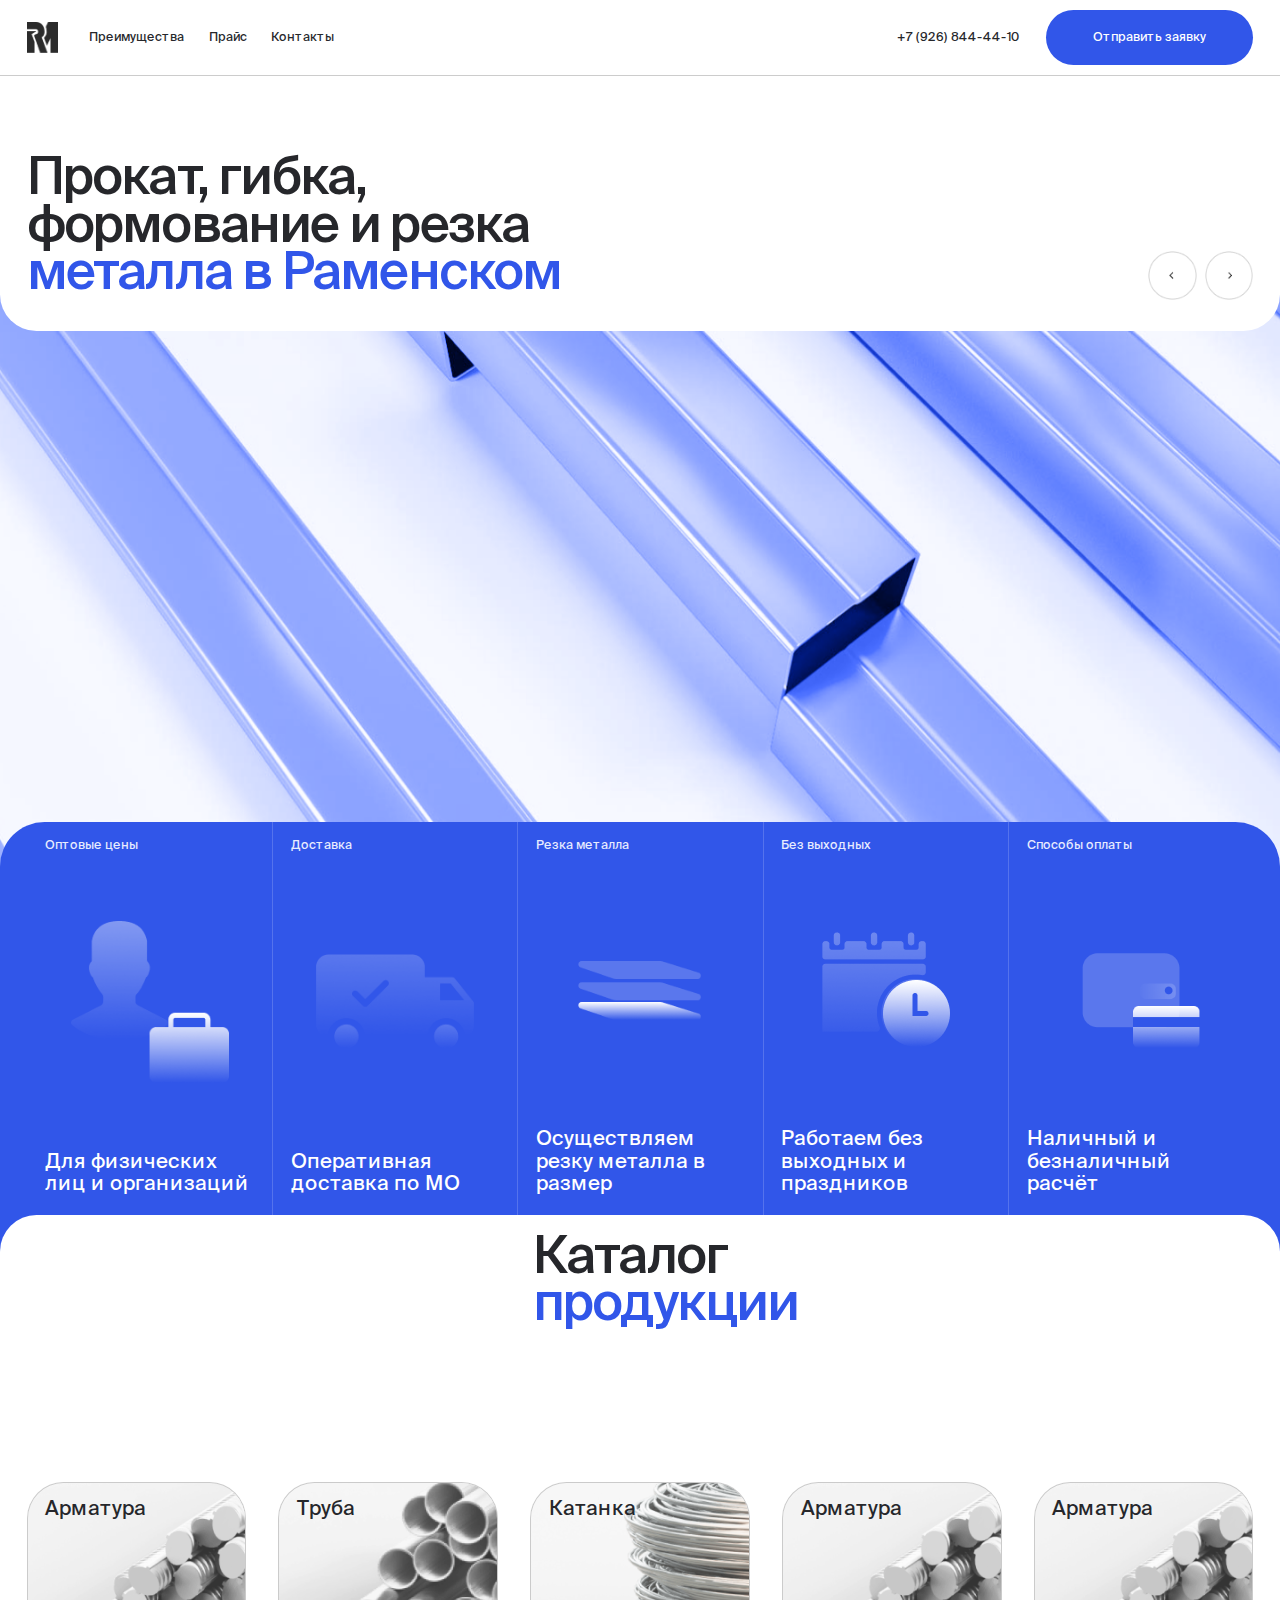
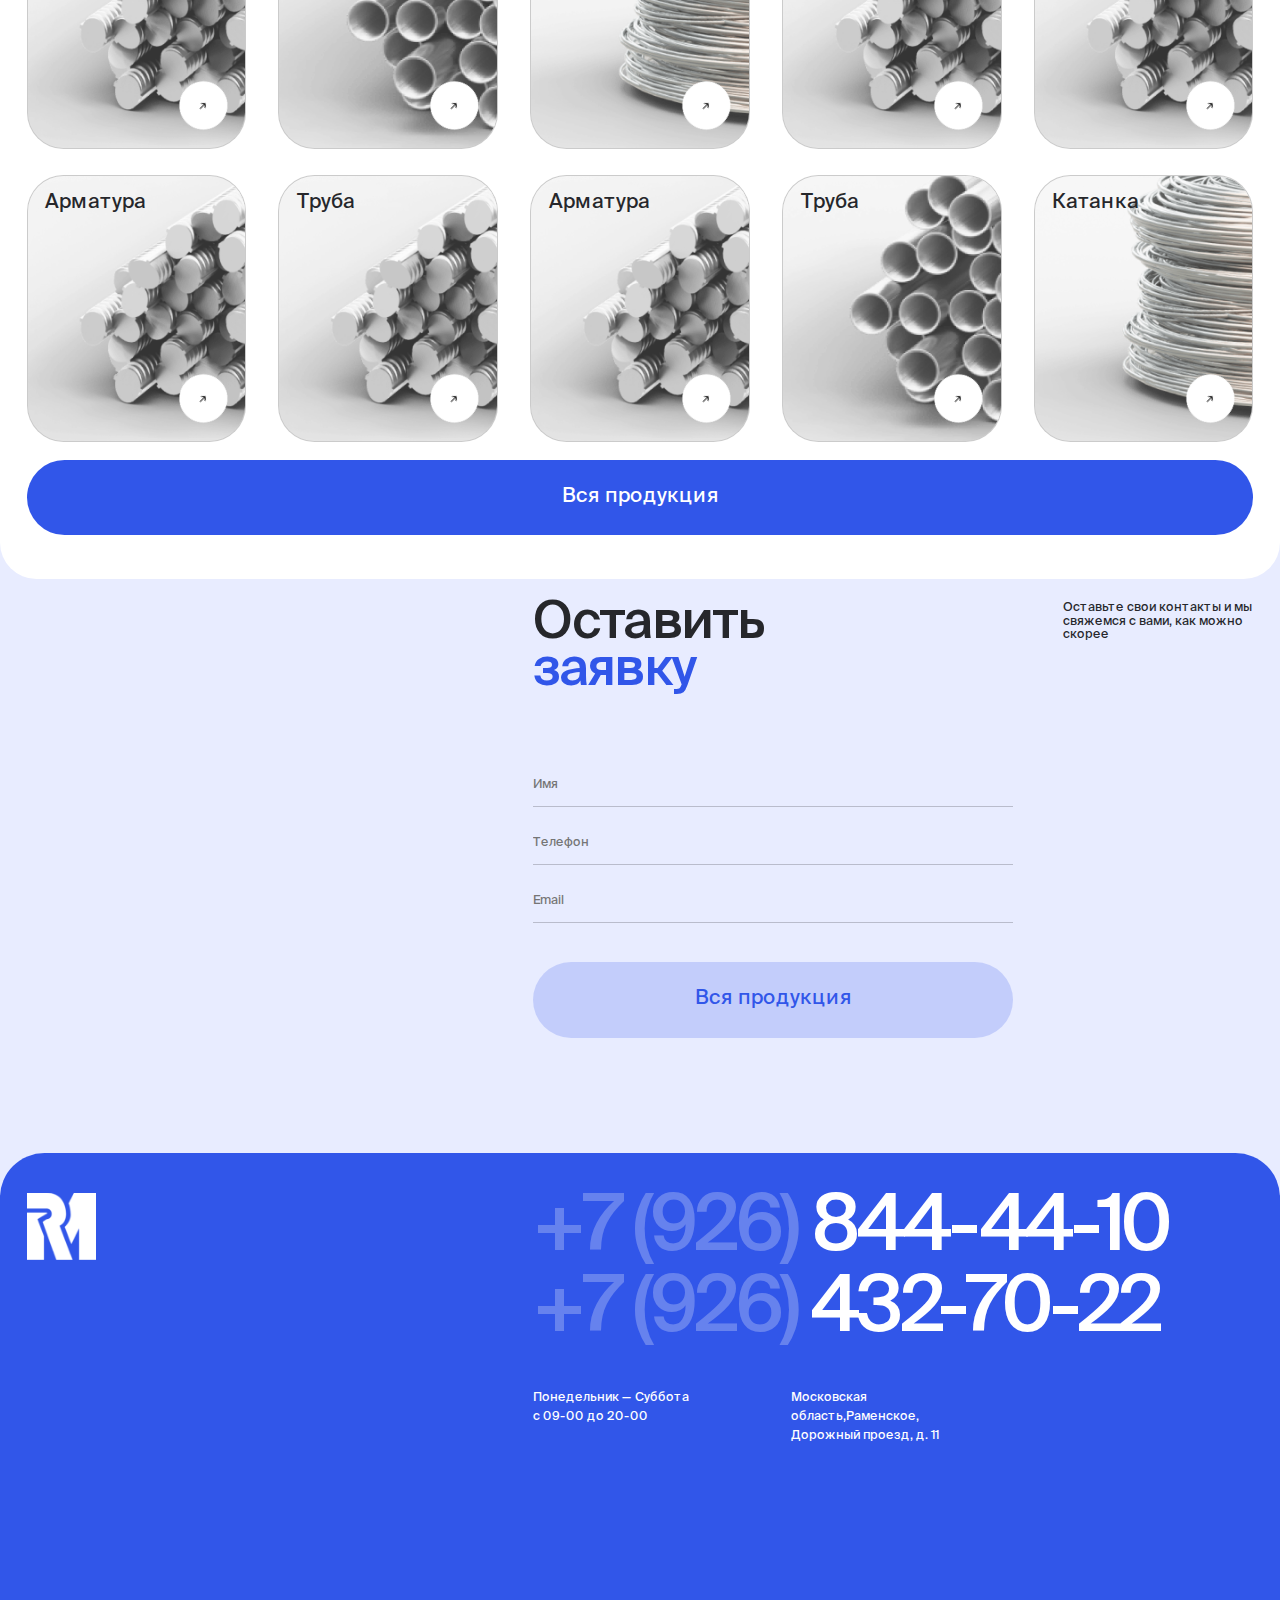
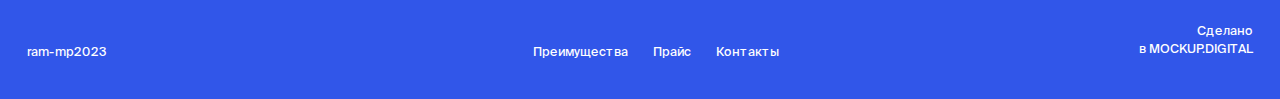
<file: public/index.html>
<!DOCTYPE html>
<html lang="ru">
  <head>
    <meta charset="UTF-8">
    <meta name="viewport" content="width=device-width, initial-scale=1.0">
    <meta name="description" content="">
    <meta name="keywords" content="">
    <link href="css/main.min.css" rel="stylesheet">
    <title>main</title>
  </head>
  <body>
    <div class="wrapper">
      <header class="header">
        <div class="header__container container">
          <div class="header__row"> <a class="header__logo" href=""> <img src="images/logo-black.png" alt="alt"></a>
            <div class="header__menu menu"> 
              <button class="menu__burger"> <span></span><span></span><span></span></button>
              <nav class="menu__body"> 
                <ul class="menu__list"> 
                  <li class="menu__item"><a class="click menu__link" href="#information">Преимущества</a></li>
                  <li class="menu__item menu__item--price"><a class="menu__link">Прайс</a>
                    <div class="header__submenu submenu">
                      <nav class="submenu__body"> 
                        <div class="submenu__row">
                          <ul class="submenu__list"> 
                            <li class="submenu__item js-active"> <a class="submenu__link" href="">Арматура</a>
                              <div class="submenu__item-image"> <img src="images/header/steel.png" alt="alt"></div>
                            </li>
                            <li class="submenu__item"> <a class="submenu__link" href="">Арматура</a>
                              <div class="submenu__item-image"> <img src="images/header/steel.png" alt="alt"></div>
                            </li>
                            <li class="submenu__item"> <a class="submenu__link" href="">Арматура</a>
                              <div class="submenu__item-image"> <img src="images/header/steel.png" alt="alt"></div>
                            </li>
                            <li class="submenu__item"> <a class="submenu__link" href="">Арматура</a>
                              <div class="submenu__item-image"> <img src="images/header/steel.png" alt="alt"></div>
                            </li>
                            <li class="submenu__item"> <a class="submenu__link" href="">Труба</a>
                              <div class="submenu__item-image"> <img src="images/header/steel.png" alt="alt"></div>
                            </li>
                            <li class="submenu__item"> <a class="submenu__link" href="">Труба</a>
                              <div class="submenu__item-image"> <img src="images/header/steel.png" alt="alt"></div>
                            </li>
                            <li class="submenu__item"> <a class="submenu__link" href="">Труба</a>
                              <div class="submenu__item-image"> <img src="images/header/steel.png" alt="alt"></div>
                            </li>
                            <li class="submenu__item"> <a class="submenu__link" href="">Труба</a>
                              <div class="submenu__item-image"> <img src="images/header/steel.png" alt="alt"></div>
                            </li>
                            <li class="submenu__item"> <a class="submenu__link" href="">Катанка</a>
                              <div class="submenu__item-image"> <img src="images/header/steel.png" alt="alt"></div>
                            </li>
                            <li class="submenu__item"> <a class="submenu__link" href="">Катанка</a>
                              <div class="submenu__item-image"> <img src="images/header/steel.png" alt="alt"></div>
                            </li>
                            <li class="submenu__item"> <a class="submenu__link" href="">Катанка</a>
                              <div class="submenu__item-image"> <img src="images/header/steel.png" alt="alt"></div>
                            </li>
                            <li class="submenu__item"> <a class="submenu__link" href="">Катанка</a>
                              <div class="submenu__item-image"> <img src="images/header/steel.png" alt="alt"></div>
                            </li>
                          </ul>
                          <div class="submenu__empty-space"></div>
                        </div>
                      </nav>
                    </div>
                  </li>
                  <li class="menu__item"><a class="click menu__link" href="#footer">Контакты</a></li>
                </ul>
              </nav>
            </div>
            <div class="header__connection"> <a class="header__tel" href="tel:9268444410">+7 (926) 844-44-10</a><a class="click header__btn-send btn" href="#feedback">Отправить заявку</a></div>
          </div>
        </div>
      </header>
      <main class="main">
        <section class="hero">
          <div class="hero__top top-block">
            <div class="container">
              <h1 class="hero__title title">
                 Прокат, гибка, формование и резка <br><span>металла в Раменском</span></h1>
              <div class="hero__swiper-arrows">
                <div class="swiper-arrow swiper-arrow-prev"></div>
                <div class="swiper-arrow swiper-arrow-next"></div>
              </div>
            </div>
          </div>
          <div class="hero__swiper swiper"> 
            <div class="swiper-wrapper"> 
              <div class="hero__slide swiper-slide"> 
                <div class="hero__img"><img src="images/hero/1.png" alt="alt"></div>
              </div>
              <div class="hero__slide swiper-slide"> 
                <div class="hero__img"><img src="images/hero/1.png" alt="alt"></div>
              </div>
              <div class="hero__slide swiper-slide"> 
                <div class="hero__img"><img src="images/hero/1.png" alt="alt"></div>
              </div>
            </div>
          </div>
        </section>
        <section class="information" id="information">
          <div class="information__container container"> 
            <div class="information__items"> 
              <div class="information__row"> 
                <div class="information__item"> 
                  <div class="information__column"> 
                    <div class="information__name">Оптовые цены</div>
                    <div class="information__icon">
                      <div class="information__icon-inner"> <img src="images/information/1.png" alt="alt"></div>
                    </div>
                    <div class="information__desc">Для физических лиц и организаций</div>
                  </div>
                </div>
                <div class="information__item"> 
                  <div class="information__column"> 
                    <div class="information__name">Доставка</div>
                    <div class="information__icon">
                      <div class="information__icon-inner"> <img src="images/information/2.png" alt="alt"></div>
                    </div>
                    <div class="information__desc">Оперативная доставка по МО</div>
                  </div>
                </div>
                <div class="information__item"> 
                  <div class="information__column"> 
                    <div class="information__name">Резка металла</div>
                    <div class="information__icon">
                      <div class="information__icon-inner"> <img src="images/information/3.png" alt="alt"></div>
                    </div>
                    <div class="information__desc">Осуществляем резку металла в размер</div>
                  </div>
                </div>
                <div class="information__item"> 
                  <div class="information__column"> 
                    <div class="information__name">Без выходных</div>
                    <div class="information__icon">
                      <div class="information__icon-inner"> <img src="images/information/4.png" alt="alt"></div>
                    </div>
                    <div class="information__desc">Работаем без выходных и праздников</div>
                  </div>
                </div>
                <div class="information__item"> 
                  <div class="information__column"> 
                    <div class="information__name">Способы оплаты</div>
                    <div class="information__icon">
                      <div class="information__icon-inner"> <img src="images/information/5.png" alt="alt"></div>
                    </div>
                    <div class="information__desc">Наличный и безналичный расчёт</div>
                  </div>
                </div>
              </div>
            </div>
          </div>
        </section>
        <section class="catalog">
          <div class="catalog__container container"> 
            <div class="catalog__top"> 
              <div class="left-space"></div>
              <h2 class="catalog__title title">
                 Каталог  <br><span>продукции</span></h2>
            </div>
            <div class="catalog__items"> 
              <div class="catalog__row"> 
                <div class="catalog__item"> 
                  <div class="catalog__card"> 
                    <div class="catalog__card-name">Арматура</div><a class="catalog__card-btn" href=""> </a><img src="images/catalog/1.png" alt="alt">
                  </div>
                </div>
                <div class="catalog__item"> 
                  <div class="catalog__card"> 
                    <div class="catalog__card-name">Труба</div><a class="catalog__card-btn" href=""> </a><img src="images/catalog/2.png" alt="alt">
                  </div>
                </div>
                <div class="catalog__item"> 
                  <div class="catalog__card"> 
                    <div class="catalog__card-name">Катанка</div><a class="catalog__card-btn" href=""> </a><img src="images/catalog/3.png" alt="alt">
                  </div>
                </div>
                <div class="catalog__item"> 
                  <div class="catalog__card"> 
                    <div class="catalog__card-name">Арматура</div><a class="catalog__card-btn" href=""> </a><img src="images/catalog/1.png" alt="alt">
                  </div>
                </div>
                <div class="catalog__item"> 
                  <div class="catalog__card"> 
                    <div class="catalog__card-name">Арматура</div><a class="catalog__card-btn" href=""> </a><img src="images/catalog/1.png" alt="alt">
                  </div>
                </div>
                <div class="catalog__item"> 
                  <div class="catalog__card"> 
                    <div class="catalog__card-name">Арматура</div><a class="catalog__card-btn" href=""> </a><img src="images/catalog/1.png" alt="alt">
                  </div>
                </div>
                <div class="catalog__item"> 
                  <div class="catalog__card"> 
                    <div class="catalog__card-name">Труба</div><a class="catalog__card-btn" href=""> </a><img src="images/catalog/1.png" alt="alt">
                  </div>
                </div>
                <div class="catalog__item"> 
                  <div class="catalog__card"> 
                    <div class="catalog__card-name">Арматура</div><a class="catalog__card-btn" href=""> </a><img src="images/catalog/1.png" alt="alt">
                  </div>
                </div>
                <div class="catalog__item"> 
                  <div class="catalog__card"> 
                    <div class="catalog__card-name">Труба</div><a class="catalog__card-btn" href=""> </a><img src="images/catalog/2.png" alt="alt">
                  </div>
                </div>
                <div class="catalog__item"> 
                  <div class="catalog__card"> 
                    <div class="catalog__card-name">Катанка</div><a class="catalog__card-btn" href=""> </a><img src="images/catalog/3.png" alt="alt">
                  </div>
                </div>
                <div class="catalog__item"> 
                  <div class="catalog__card"> 
                    <div class="catalog__card-name">Арматура</div><a class="catalog__card-btn" href=""> </a><img src="images/catalog/1.png" alt="alt">
                  </div>
                </div>
                <div class="catalog__item"> 
                  <div class="catalog__card"> 
                    <div class="catalog__card-name">Арматура</div><a class="catalog__card-btn" href=""> </a><img src="images/catalog/1.png" alt="alt">
                  </div>
                </div>
                <div class="catalog__item"> 
                  <div class="catalog__card"> 
                    <div class="catalog__card-name">Арматура</div><a class="catalog__card-btn" href=""> </a><img src="images/catalog/1.png" alt="alt">
                  </div>
                </div>
                <div class="catalog__item"> 
                  <div class="catalog__card"> 
                    <div class="catalog__card-name">Труба</div><a class="catalog__card-btn" href=""> </a><img src="images/catalog/1.png" alt="alt">
                  </div>
                </div>
                <div class="catalog__item"> 
                  <div class="catalog__card"> 
                    <div class="catalog__card-name">Катанка</div><a class="catalog__card-btn" href=""> </a><img src="images/catalog/3.png" alt="alt">
                  </div>
                </div>
                <div class="catalog__item"> 
                  <div class="catalog__card"> 
                    <div class="catalog__card-name">Арматура</div><a class="catalog__card-btn" href=""> </a><img src="images/catalog/1.png" alt="alt">
                  </div>
                </div>
                <div class="catalog__item"> 
                  <div class="catalog__card"> 
                    <div class="catalog__card-name">Арматура</div><a class="catalog__card-btn" href=""> </a><img src="images/catalog/1.png" alt="alt">
                  </div>
                </div>
                <div class="catalog__item"> 
                  <div class="catalog__card"> 
                    <div class="catalog__card-name">Арматура</div><a class="catalog__card-btn" href=""> </a><img src="images/catalog/1.png" alt="alt">
                  </div>
                </div>
                <div class="catalog__item"> 
                  <div class="catalog__card"> 
                    <div class="catalog__card-name">Труба</div><a class="catalog__card-btn" href=""> </a><img src="images/catalog/1.png" alt="alt">
                  </div>
                </div>
                <div class="catalog__item"> 
                  <div class="catalog__card"> 
                    <div class="catalog__card-name">Арматура</div><a class="catalog__card-btn" href=""> </a><img src="images/catalog/1.png" alt="alt">
                  </div>
                </div>
                <div class="catalog__item"> 
                  <div class="catalog__card"> 
                    <div class="catalog__card-name">Труба</div><a class="catalog__card-btn" href=""> </a><img src="images/catalog/2.png" alt="alt">
                  </div>
                </div>
                <div class="catalog__item"> 
                  <div class="catalog__card"> 
                    <div class="catalog__card-name">Катанка</div><a class="catalog__card-btn" href=""> </a><img src="images/catalog/3.png" alt="alt">
                  </div>
                </div>
                <div class="catalog__item"> 
                  <div class="catalog__card"> 
                    <div class="catalog__card-name">Арматура</div><a class="catalog__card-btn" href=""> </a><img src="images/catalog/1.png" alt="alt">
                  </div>
                </div>
                <div class="catalog__item"> 
                  <div class="catalog__card"> 
                    <div class="catalog__card-name">Арматура</div><a class="catalog__card-btn" href=""> </a><img src="images/catalog/1.png" alt="alt">
                  </div>
                </div>
                <div class="catalog__item"> 
                  <div class="catalog__card"> 
                    <div class="catalog__card-name">Арматура</div><a class="catalog__card-btn" href=""> </a><img src="images/catalog/1.png" alt="alt">
                  </div>
                </div>
                <div class="catalog__item"> 
                  <div class="catalog__card"> 
                    <div class="catalog__card-name">Труба</div><a class="catalog__card-btn" href=""> </a><img src="images/catalog/1.png" alt="alt">
                  </div>
                </div>
              </div>
            </div>
            <button class="catalog__show-more btn">Вся продукция</button>
          </div>
        </section>
        <section class="feedback" id="feedback">
          <div class="feedback__container container"> 
            <div class="left-space"> </div>
            <div class="form"> 
              <h2 class="form__title title">
                 Оставить <br><span>заявку</span></h2>
              <form action="" method="method">
                <input class="form__input" type="text" placeholder="Имя">
                <input class="form__input" type="tel" placeholder="Телефон">
                <input class="form__input" type="email" placeholder="Email">
                <button class="btn form__btn" type="submit">Вся продукция</button>
              </form>
            </div>
            <div class="feedback__desc">Оставьте свои контакты и мы свяжемся с вами, как можно скорее</div>
          </div>
        </section>
      </main>
      <footer class="footer" id="footer">
        <div class="footer__container container"> 
          <div class="footer__top top-footer"> 
            <div class="top-footer__left left-space"><a class="top-footer__logo" href=""> <img src="images/logo-white.png" alt="alt"></a></div>
            <div class="top-footer__body"> 
              <div class="top-footer__tels"> <a href="tel:9268444410"> <span>+7 (926) </span>844-44-10</a><a href="tel:9264327022"> <span>+7 (926) </span>432-70-22</a></div>
              <div class="top-footer__info"> 
                <div class="top-footer__schedule">
                   Понедельник — Суббота <br>с 09-00 до 20-00</div>
                <div class="top-footer__address">
                   Московская <br>область,Раменское, <br>Дорожный проезд, д. 11</div>
              </div>
            </div>
          </div>
          <div class="footer__bottom bottom-footer">
            <div class="bottom-footer__left left-space">ram-mp2023</div>
            <div class="bottom-footer__center"> 
              <div class="bottom-footer__menu menu">
                <nav class="menu__body">
                  <ul class="menu__list"> 
                    <li class="menu__item"> <a class="click menu__link" href="#information">Преимущества</a></li>
                    <li class="menu__item"> <a class="menu__link" href="">Прайс</a></li>
                    <li class="menu__item"> <a class="click menu__link" href="#footer">Контакты</a></li>
                  </ul>
                </nav>
              </div>
            </div>
            <div class="bottom-footer__right">
               Сделано <br>в MOCKUP.DIGITAL </div>
          </div>
        </div>
      </footer>
    </div>
    <script src="js/main.min.js"></script>
  </body>
</html>
</file>
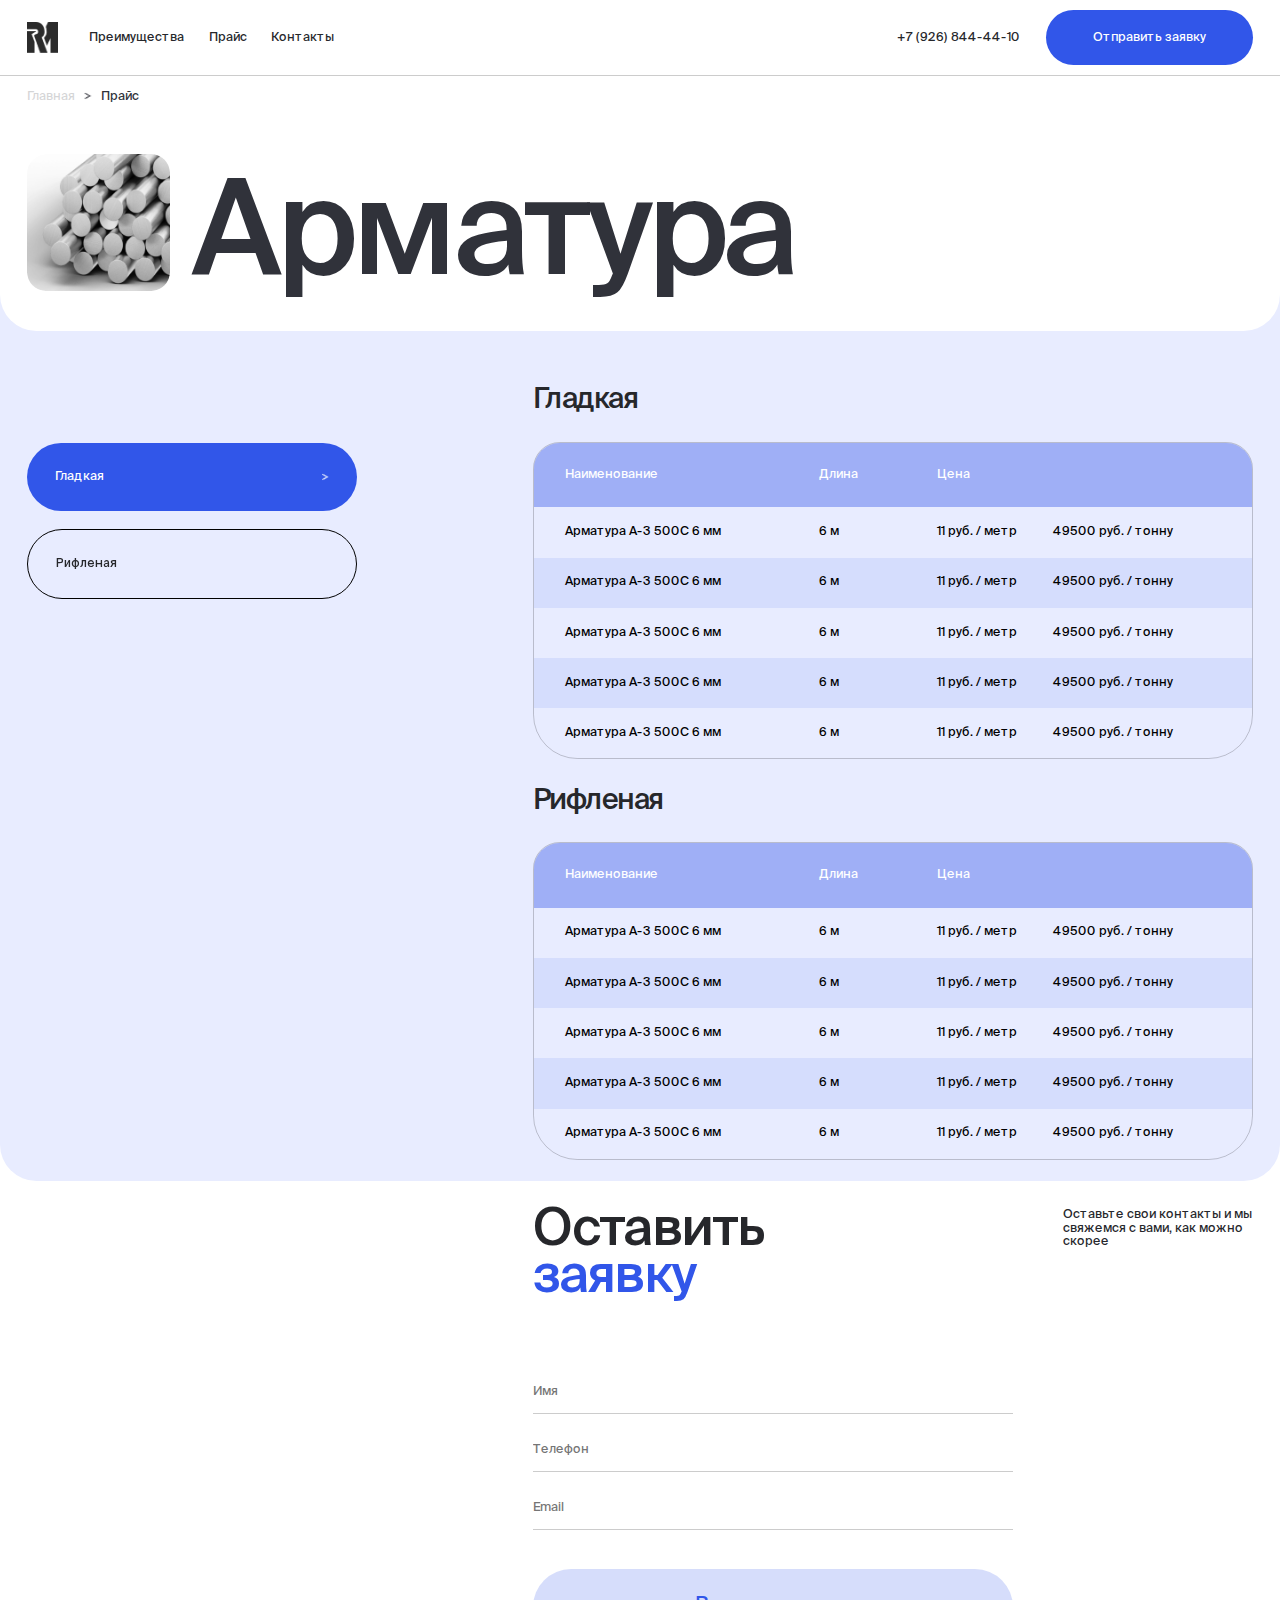
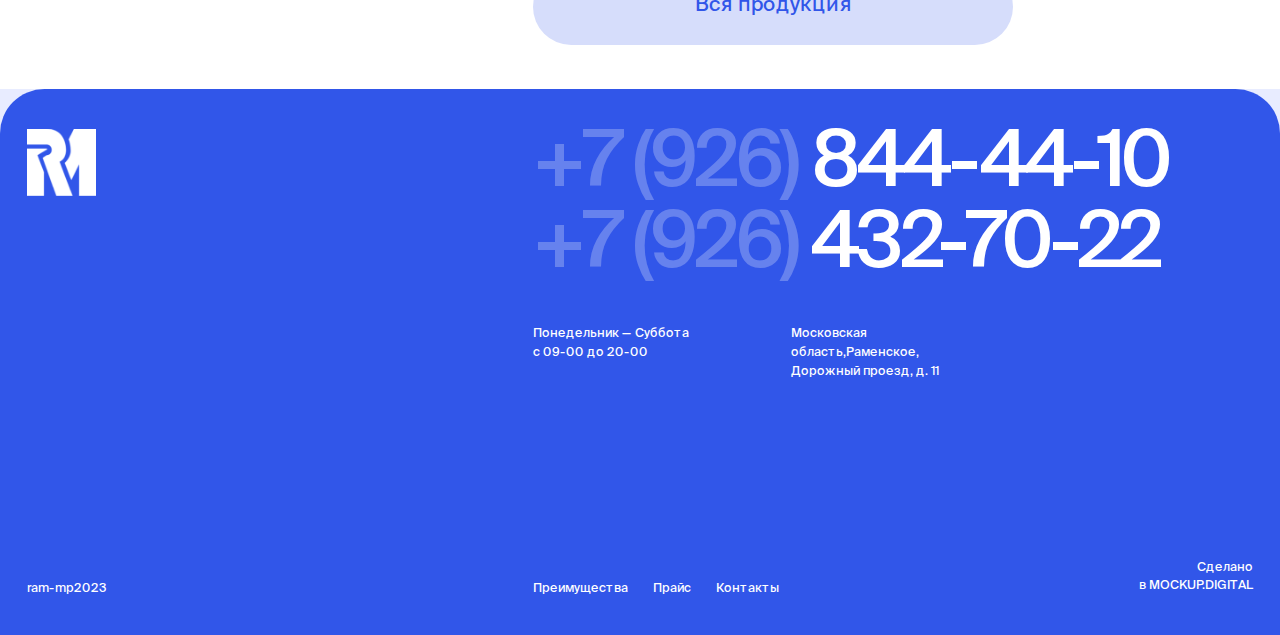
<file: public/product.html>
<!DOCTYPE html>
<html lang="ru">
  <head>
    <meta charset="UTF-8">
    <meta name="viewport" content="width=device-width, initial-scale=1.0">
    <meta name="description" content="">
    <meta name="keywords" content="">
    <link href="css/main.min.css" rel="stylesheet">
    <title>page</title>
  </head>
  <body>
    <div class="wrapper">
      <header class="header">
        <div class="header__container container">
          <div class="header__row"> <a class="header__logo" href=""> <img src="images/logo-black.png" alt="alt"></a>
            <div class="header__menu menu"> 
              <button class="menu__burger"> <span></span><span></span><span></span></button>
              <nav class="menu__body"> 
                <ul class="menu__list"> 
                  <li class="menu__item"><a class="click menu__link" href="#information">Преимущества</a></li>
                  <li class="menu__item menu__item--price"><a class="menu__link">Прайс</a>
                    <div class="header__submenu submenu">
                      <nav class="submenu__body"> 
                        <div class="submenu__row">
                          <ul class="submenu__list"> 
                            <li class="submenu__item js-active"> <a class="submenu__link" href="">Арматура</a>
                              <div class="submenu__item-image"> <img src="images/header/steel.png" alt="alt"></div>
                            </li>
                            <li class="submenu__item"> <a class="submenu__link" href="">Арматура</a>
                              <div class="submenu__item-image"> <img src="images/header/steel.png" alt="alt"></div>
                            </li>
                            <li class="submenu__item"> <a class="submenu__link" href="">Арматура</a>
                              <div class="submenu__item-image"> <img src="images/header/steel.png" alt="alt"></div>
                            </li>
                            <li class="submenu__item"> <a class="submenu__link" href="">Арматура</a>
                              <div class="submenu__item-image"> <img src="images/header/steel.png" alt="alt"></div>
                            </li>
                            <li class="submenu__item"> <a class="submenu__link" href="">Труба</a>
                              <div class="submenu__item-image"> <img src="images/header/steel.png" alt="alt"></div>
                            </li>
                            <li class="submenu__item"> <a class="submenu__link" href="">Труба</a>
                              <div class="submenu__item-image"> <img src="images/header/steel.png" alt="alt"></div>
                            </li>
                            <li class="submenu__item"> <a class="submenu__link" href="">Труба</a>
                              <div class="submenu__item-image"> <img src="images/header/steel.png" alt="alt"></div>
                            </li>
                            <li class="submenu__item"> <a class="submenu__link" href="">Труба</a>
                              <div class="submenu__item-image"> <img src="images/header/steel.png" alt="alt"></div>
                            </li>
                            <li class="submenu__item"> <a class="submenu__link" href="">Катанка</a>
                              <div class="submenu__item-image"> <img src="images/header/steel.png" alt="alt"></div>
                            </li>
                            <li class="submenu__item"> <a class="submenu__link" href="">Катанка</a>
                              <div class="submenu__item-image"> <img src="images/header/steel.png" alt="alt"></div>
                            </li>
                            <li class="submenu__item"> <a class="submenu__link" href="">Катанка</a>
                              <div class="submenu__item-image"> <img src="images/header/steel.png" alt="alt"></div>
                            </li>
                            <li class="submenu__item"> <a class="submenu__link" href="">Катанка</a>
                              <div class="submenu__item-image"> <img src="images/header/steel.png" alt="alt"></div>
                            </li>
                          </ul>
                          <div class="submenu__empty-space"></div>
                        </div>
                      </nav>
                    </div>
                  </li>
                  <li class="menu__item"><a class="click menu__link" href="#footer">Контакты</a></li>
                </ul>
              </nav>
            </div>
            <div class="header__connection"> <a class="header__tel" href="tel:9268444410">+7 (926) 844-44-10</a><a class="click header__btn-send btn" href="#feedback">Отправить заявку</a></div>
          </div>
        </div>
      </header>
      <main class="main">
        <div class="product">
          <div class="product__top top-block"> 
            <div class="container">
              <div class="product__breadcrumbs">
                <ul> 
                  <li> <a href="">Главная </a></li>
                  <li> <span>Прайс</span></li>
                </ul>
              </div>
              <div class="product__title"> <img src="images/product/1.png" alt="alt"><span>Арматура</span></div>
            </div>
          </div>
          <div class="product__content-container"> 
            <div class="container">
              <div class="product__content content-product">
                <div class="content-product__nav left-space"> 
                  <div class="content-product__nav-btns"><a class="click content-product__nav-btn js-active" href="">Гладкая</a><a class="click content-product__nav-btn" href="">Рифленая</a></div>
                </div>
                <div class="content-product__tables"> 
                  <div class="content-product__table-wrapper">
                    <div class="content-product__title">Гладкая</div>
                    <table class="content-product__table" border="0" cellspacing="0" cellpadding="0">
                      <thead>
                        <tr>
                          <th>Наименование</th>
                          <th>Длина</th>
                          <th>Цена</th>
                        </tr>
                      </thead>
                      <tbody>
                        <tr>
                          <td>Арматура А-3 500С 6 мм</td>
                          <td>6 м</td>
                          <td> <span>11 руб. / метр </span><span>49500 руб. / тонну</span></td>
                        </tr>
                        <tr>
                          <td>Арматура А-3 500С 6 мм</td>
                          <td>6 м</td>
                          <td> <span>11 руб. / метр </span><span>49500 руб. / тонну</span></td>
                        </tr>
                        <tr>
                          <td>Арматура А-3 500С 6 мм</td>
                          <td>6 м</td>
                          <td> <span>11 руб. / метр </span><span>49500 руб. / тонну</span></td>
                        </tr>
                        <tr>
                          <td>Арматура А-3 500С 6 мм</td>
                          <td>6 м</td>
                          <td> <span>11 руб. / метр </span><span>49500 руб. / тонну</span></td>
                        </tr>
                        <tr>
                          <td>Арматура А-3 500С 6 мм</td>
                          <td>6 м</td>
                          <td> <span>11 руб. / метр </span><span>49500 руб. / тонну</span></td>
                        </tr>
                      </tbody>
                    </table>
                  </div>
                  <div class="content-product__table-wrapper">
                    <div class="content-product__title">Рифленая</div>
                    <table class="content-product__table" border="0" cellspacing="0" cellpadding="0">
                      <thead>
                        <tr>
                          <th>Наименование</th>
                          <th>Длина</th>
                          <th>Цена</th>
                        </tr>
                      </thead>
                      <tbody>
                        <tr>
                          <td>Арматура А-3 500С 6 мм</td>
                          <td>6 м</td>
                          <td> <span>11 руб. / метр </span><span>49500 руб. / тонну</span></td>
                        </tr>
                        <tr>
                          <td>Арматура А-3 500С 6 мм</td>
                          <td>6 м</td>
                          <td> <span>11 руб. / метр </span><span>49500 руб. / тонну</span></td>
                        </tr>
                        <tr>
                          <td>Арматура А-3 500С 6 мм</td>
                          <td>6 м</td>
                          <td> <span>11 руб. / метр </span><span>49500 руб. / тонну</span></td>
                        </tr>
                        <tr>
                          <td>Арматура А-3 500С 6 мм</td>
                          <td>6 м</td>
                          <td> <span>11 руб. / метр </span><span>49500 руб. / тонну</span></td>
                        </tr>
                        <tr>
                          <td>Арматура А-3 500С 6 мм</td>
                          <td>6 м</td>
                          <td> <span>11 руб. / метр </span><span>49500 руб. / тонну</span></td>
                        </tr>
                      </tbody>
                    </table>
                  </div>
                </div>
              </div>
            </div>
          </div>
          <section class="feedback" id="feedback">
            <div class="feedback__container container"> 
              <div class="left-space"> </div>
              <div class="form"> 
                <h2 class="form__title title">
                   Оставить <br><span>заявку</span></h2>
                <form action="" method="method">
                  <input class="form__input" type="text" placeholder="Имя">
                  <input class="form__input" type="tel" placeholder="Телефон">
                  <input class="form__input" type="email" placeholder="Email">
                  <button class="btn form__btn" type="submit">Вся продукция</button>
                </form>
              </div>
              <div class="feedback__desc">Оставьте свои контакты и мы свяжемся с вами, как можно скорее</div>
            </div>
          </section>
        </div>
      </main>
      <footer class="footer" id="footer">
        <div class="footer__container container"> 
          <div class="footer__top top-footer"> 
            <div class="top-footer__left left-space"><a class="top-footer__logo" href=""> <img src="images/logo-white.png" alt="alt"></a></div>
            <div class="top-footer__body"> 
              <div class="top-footer__tels"> <a href="tel:9268444410"> <span>+7 (926) </span>844-44-10</a><a href="tel:9264327022"> <span>+7 (926) </span>432-70-22</a></div>
              <div class="top-footer__info"> 
                <div class="top-footer__schedule">
                   Понедельник — Суббота <br>с 09-00 до 20-00</div>
                <div class="top-footer__address">
                   Московская <br>область,Раменское, <br>Дорожный проезд, д. 11</div>
              </div>
            </div>
          </div>
          <div class="footer__bottom bottom-footer">
            <div class="bottom-footer__left left-space">ram-mp2023</div>
            <div class="bottom-footer__center"> 
              <div class="bottom-footer__menu menu">
                <nav class="menu__body">
                  <ul class="menu__list"> 
                    <li class="menu__item"> <a class="click menu__link" href="#information">Преимущества</a></li>
                    <li class="menu__item"> <a class="menu__link" href="">Прайс</a></li>
                    <li class="menu__item"> <a class="click menu__link" href="#footer">Контакты</a></li>
                  </ul>
                </nav>
              </div>
            </div>
            <div class="bottom-footer__right">
               Сделано <br>в MOCKUP.DIGITAL </div>
          </div>
        </div>
      </footer>
    </div>
    <script src="js/main.min.js"></script>
  </body>
</html>
</file>
<file: public/css/main.min.css>
@charset "UTF-8";*{padding:0;margin:0;border:0;-webkit-box-sizing:border-box;box-sizing:border-box}*,:after,:before{-webkit-box-sizing:border-box;box-sizing:border-box}:focus,a:active{outline:0}a:active,a:focus{outline:0}a{color:inherit}aside,footer,header,nav{display:block}body,html{height:100%;width:100%;font-size:100%;line-height:1;font-size:14px;-ms-text-size-adjust:100%;-moz-text-size-adjust:100%;-webkit-text-size-adjust:100%}button,input,textarea{font-family:inherit}input::-ms-clear{display:none}button{padding:0;border:none;font:inherit;color:inherit;background-color:transparent;cursor:pointer}button::-moz-focus-inner{padding:0;border:0}a,a:visited{text-decoration:none}a:hover{text-decoration:none}ul li{list-style:none}img{vertical-align:top}h1,h2,h3,h4,h5,h6{font-size:inherit;font-weight:400}@font-face{font-family:Suisse Intl;src:url(../fonts/suisse_intl_book/suisse_intl_book.eot);src:local("suisse_intl_book"),local("../fonts/suisse_intl_book/suisse_intl_book"),url(../fonts/suisse_intl_book/suisse_intl_book.eot?#iefix) format("embedded-opentype"),url(../fonts/suisse_intl_book/suisse_intl_book.woff) format("woff"),url(../fonts/suisse_intl_book/suisse_intl_book.ttf) format("truetype");font-weight:450;font-style:normal;font-display:swap}@font-face{font-family:Suisse Intl;src:url(../fonts/suisse_intl_medium/suisse_intl_medium.eot);src:local("suisse_intl_medium"),local("../fonts/suisse_intl_medium/suisse_intl_medium"),url(../fonts/suisse_intl_medium/suisse_intl_medium.eot?#iefix) format("embedded-opentype"),url(../fonts/suisse_intl_medium/suisse_intl_medium.woff) format("woff"),url(../fonts/suisse_intl_medium/suisse_intl_medium.ttf) format("truetype");font-weight:500;font-style:normal;font-display:swap}@font-face{font-family:swiper-icons;src:url("data:application/font-woff;charset=utf-8;base64, [base64]//wADZ2x5ZgAAAywAAADMAAAD2MHtryVoZWFkAAABbAAAADAAAAA2E2+eoWhoZWEAAAGcAAAAHwAAACQC9gDzaG10eAAAAigAAAAZAAAArgJkABFsb2NhAAAC0AAAAFoAAABaFQAUGG1heHAAAAG8AAAAHwAAACAAcABAbmFtZQAAA/gAAAE5AAACXvFdBwlwb3N0AAAFNAAAAGIAAACE5s74hXjaY2BkYGAAYpf5Hu/j+W2+MnAzMYDAzaX6QjD6/4//Bxj5GA8AuRwMYGkAPywL13jaY2BkYGA88P8Agx4j+/8fQDYfA1AEBWgDAIB2BOoAeNpjYGRgYNBh4GdgYgABEMnIABJzYNADCQAACWgAsQB42mNgYfzCOIGBlYGB0YcxjYGBwR1Kf2WQZGhhYGBiYGVmgAFGBiQQkOaawtDAoMBQxXjg/wEGPcYDDA4wNUA2CCgwsAAAO4EL6gAAeNpj2M0gyAACqxgGNWBkZ2D4/wMA+xkDdgAAAHjaY2BgYGaAYBkGRgYQiAHyGMF8FgYHIM3DwMHABGQrMOgyWDLEM1T9/w8UBfEMgLzE////P/5//f/V/xv+r4eaAAeMbAxwIUYmIMHEgKYAYjUcsDAwsLKxc3BycfPw8jEQA/[base64]/uznmfPFBNODM2K7MTQ45YEAZqGP81AmGGcF3iPqOop0r1SPTaTbVkfUe4HXj97wYE+yNwWYxwWu4v1ugWHgo3S1XdZEVqWM7ET0cfnLGxWfkgR42o2PvWrDMBSFj/IHLaF0zKjRgdiVMwScNRAoWUoH78Y2icB/yIY09An6AH2Bdu/UB+yxopYshQiEvnvu0dURgDt8QeC8PDw7Fpji3fEA4z/PEJ6YOB5hKh4dj3EvXhxPqH/SKUY3rJ7srZ4FZnh1PMAtPhwP6fl2PMJMPDgeQ4rY8YT6Gzao0eAEA409DuggmTnFnOcSCiEiLMgxCiTI6Cq5DZUd3Qmp10vO0LaLTd2cjN4fOumlc7lUYbSQcZFkutRG7g6JKZKy0RmdLY680CDnEJ+UMkpFFe1RN7nxdVpXrC4aTtnaurOnYercZg2YVmLN/d/gczfEimrE/fs/bOuq29Zmn8tloORaXgZgGa78yO9/cnXm2BpaGvq25Dv9S4E9+5SIc9PqupJKhYFSSl47+Qcr1mYNAAAAeNptw0cKwkAAAMDZJA8Q7OUJvkLsPfZ6zFVERPy8qHh2YER+3i/BP83vIBLLySsoKimrqKqpa2hp6+jq6RsYGhmbmJqZSy0sraxtbO3sHRydnEMU4uR6yx7JJXveP7WrDycAAAAAAAH//wACeNpjYGRgYOABYhkgZgJCZgZNBkYGLQZtIJsFLMYAAAw3ALgAeNolizEKgDAQBCchRbC2sFER0YD6qVQiBCv/H9ezGI6Z5XBAw8CBK/m5iQQVauVbXLnOrMZv2oLdKFa8Pjuru2hJzGabmOSLzNMzvutpB3N42mNgZGBg4GKQYzBhYMxJLMlj4GBgAYow/P/PAJJhLM6sSoWKfWCAAwDAjgbRAAB42mNgYGBkAIIbCZo5IPrmUn0hGA0AO8EFTQAA");font-weight:400;font-style:normal}:root{--swiper-theme-color:#007aff}.swiper,swiper-container{margin-left:auto;margin-right:auto;position:relative;overflow:hidden;list-style:none;padding:0;z-index:1;display:block}.swiper-vertical>.swiper-wrapper{-webkit-box-orient:vertical;-webkit-box-direction:normal;-ms-flex-direction:column;flex-direction:column}.swiper-wrapper{position:relative;width:100%;height:100%;z-index:1;display:-webkit-box;display:-ms-flexbox;display:flex;-webkit-transition-property:-webkit-transform;transition-property:-webkit-transform;-o-transition-property:transform;transition-property:transform;transition-property:transform,-webkit-transform;-webkit-transition-timing-function:var(--swiper-wrapper-transition-timing-function,initial);-o-transition-timing-function:var(--swiper-wrapper-transition-timing-function,initial);transition-timing-function:var(--swiper-wrapper-transition-timing-function,initial);-webkit-box-sizing:content-box;box-sizing:content-box}.swiper-android .swiper-slide,.swiper-wrapper{-webkit-transform:translate3d(0,0,0);transform:translate3d(0,0,0)}.swiper-horizontal{-ms-touch-action:pan-y;touch-action:pan-y}.swiper-vertical{-ms-touch-action:pan-x;touch-action:pan-x}.swiper-slide,swiper-slide{-ms-flex-negative:0;flex-shrink:0;width:100%;height:100%;position:relative;-webkit-transition-property:-webkit-transform;transition-property:-webkit-transform;-o-transition-property:transform;transition-property:transform;transition-property:transform,-webkit-transform;display:block}.swiper-slide-invisible-blank{visibility:hidden}.swiper-autoheight,.swiper-autoheight .swiper-slide{height:auto}.swiper-autoheight .swiper-wrapper{-webkit-box-align:start;-ms-flex-align:start;align-items:flex-start;-webkit-transition-property:height,-webkit-transform;transition-property:height,-webkit-transform;-o-transition-property:transform,height;transition-property:transform,height;transition-property:transform,height,-webkit-transform}.swiper-backface-hidden .swiper-slide{-webkit-transform:translateZ(0);transform:translateZ(0);-webkit-backface-visibility:hidden;backface-visibility:hidden}.swiper-3d.swiper-css-mode .swiper-wrapper{-webkit-perspective:1200px;perspective:1200px}.swiper-3d .swiper-wrapper{-webkit-transform-style:preserve-3d;transform-style:preserve-3d}.swiper-3d{-webkit-perspective:1200px;perspective:1200px}.swiper-3d .swiper-cube-shadow,.swiper-3d .swiper-slide,.swiper-3d .swiper-slide-shadow,.swiper-3d .swiper-slide-shadow-bottom,.swiper-3d .swiper-slide-shadow-left,.swiper-3d .swiper-slide-shadow-right,.swiper-3d .swiper-slide-shadow-top{-webkit-transform-style:preserve-3d;transform-style:preserve-3d}.swiper-3d .swiper-slide-shadow,.swiper-3d .swiper-slide-shadow-bottom,.swiper-3d .swiper-slide-shadow-left,.swiper-3d .swiper-slide-shadow-right,.swiper-3d .swiper-slide-shadow-top{position:absolute;left:0;top:0;width:100%;height:100%;pointer-events:none;z-index:10}.swiper-3d .swiper-slide-shadow{background:rgba(0,0,0,.15)}.swiper-3d .swiper-slide-shadow-left{background-image:-webkit-gradient(linear,right top,left top,from(rgba(0,0,0,.5)),to(rgba(0,0,0,0)));background-image:-o-linear-gradient(right,rgba(0,0,0,.5),rgba(0,0,0,0));background-image:linear-gradient(to left,rgba(0,0,0,.5),rgba(0,0,0,0))}.swiper-3d .swiper-slide-shadow-right{background-image:-webkit-gradient(linear,left top,right top,from(rgba(0,0,0,.5)),to(rgba(0,0,0,0)));background-image:-o-linear-gradient(left,rgba(0,0,0,.5),rgba(0,0,0,0));background-image:linear-gradient(to right,rgba(0,0,0,.5),rgba(0,0,0,0))}.swiper-3d .swiper-slide-shadow-top{background-image:-webkit-gradient(linear,left bottom,left top,from(rgba(0,0,0,.5)),to(rgba(0,0,0,0)));background-image:-o-linear-gradient(bottom,rgba(0,0,0,.5),rgba(0,0,0,0));background-image:linear-gradient(to top,rgba(0,0,0,.5),rgba(0,0,0,0))}.swiper-3d .swiper-slide-shadow-bottom{background-image:-webkit-gradient(linear,left top,left bottom,from(rgba(0,0,0,.5)),to(rgba(0,0,0,0)));background-image:-o-linear-gradient(top,rgba(0,0,0,.5),rgba(0,0,0,0));background-image:linear-gradient(to bottom,rgba(0,0,0,.5),rgba(0,0,0,0))}.swiper-css-mode>.swiper-wrapper{overflow:auto;scrollbar-width:none;-ms-overflow-style:none}.swiper-css-mode>.swiper-wrapper::-webkit-scrollbar{display:none}.swiper-css-mode>.swiper-wrapper>.swiper-slide{scroll-snap-align:start start}.swiper-horizontal.swiper-css-mode>.swiper-wrapper{-ms-scroll-snap-type:x mandatory;scroll-snap-type:x mandatory}.swiper-vertical.swiper-css-mode>.swiper-wrapper{-ms-scroll-snap-type:y mandatory;scroll-snap-type:y mandatory}.swiper-css-mode.swiper-free-mode>.swiper-wrapper{-ms-scroll-snap-type:none;scroll-snap-type:none}.swiper-css-mode.swiper-free-mode>.swiper-wrapper>.swiper-slide{scroll-snap-align:none}.swiper-centered>.swiper-wrapper::before{content:"";-ms-flex-negative:0;flex-shrink:0;-webkit-box-ordinal-group:10000;-ms-flex-order:9999;order:9999}.swiper-centered>.swiper-wrapper>.swiper-slide{scroll-snap-align:center center;scroll-snap-stop:always}.swiper-centered.swiper-horizontal>.swiper-wrapper>.swiper-slide:first-child{-webkit-margin-start:var(--swiper-centered-offset-before);margin-inline-start:var(--swiper-centered-offset-before)}.swiper-centered.swiper-horizontal>.swiper-wrapper::before{height:100%;min-height:1px;width:var(--swiper-centered-offset-after)}.swiper-centered.swiper-vertical>.swiper-wrapper>.swiper-slide:first-child{-webkit-margin-before:var(--swiper-centered-offset-before);margin-block-start:var(--swiper-centered-offset-before)}.swiper-centered.swiper-vertical>.swiper-wrapper::before{width:100%;min-width:1px;height:var(--swiper-centered-offset-after)}.swiper-lazy-preloader{width:42px;height:42px;position:absolute;left:50%;top:50%;margin-left:-21px;margin-top:-21px;z-index:10;-webkit-transform-origin:50%;-ms-transform-origin:50%;transform-origin:50%;-webkit-box-sizing:border-box;box-sizing:border-box;border:4px solid var(--swiper-preloader-color,var(--swiper-theme-color));border-radius:50%;border-top-color:transparent}.swiper-watch-progress .swiper-slide-visible .swiper-lazy-preloader,.swiper:not(.swiper-watch-progress) .swiper-lazy-preloader,swiper-container:not(.swiper-watch-progress) .swiper-lazy-preloader{-webkit-animation:swiper-preloader-spin 1s infinite linear;animation:swiper-preloader-spin 1s infinite linear}.swiper-lazy-preloader-white{--swiper-preloader-color:#fff}.swiper-lazy-preloader-black{--swiper-preloader-color:#000}@-webkit-keyframes swiper-preloader-spin{0%{-webkit-transform:rotate(0);transform:rotate(0)}100%{-webkit-transform:rotate(360deg);transform:rotate(360deg)}}@keyframes swiper-preloader-spin{0%{-webkit-transform:rotate(0);transform:rotate(0)}100%{-webkit-transform:rotate(360deg);transform:rotate(360deg)}}.swiper-virtual .swiper-slide{-webkit-backface-visibility:hidden;-webkit-transform:translateZ(0);transform:translateZ(0)}.swiper-virtual.swiper-css-mode .swiper-wrapper::after{content:"";position:absolute;left:0;top:0;pointer-events:none}.swiper-virtual.swiper-css-mode.swiper-horizontal .swiper-wrapper::after{height:1px;width:var(--swiper-virtual-size)}.swiper-virtual.swiper-css-mode.swiper-vertical .swiper-wrapper::after{width:1px;height:var(--swiper-virtual-size)}:root{--swiper-navigation-size:44px}.swiper-button-next,.swiper-button-prev{position:absolute;top:var(--swiper-navigation-top-offset,50%);width:calc(var(--swiper-navigation-size)/ 44 * 27);height:var(--swiper-navigation-size);margin-top:calc(0px - var(--swiper-navigation-size)/ 2);z-index:10;cursor:pointer;display:-webkit-box;display:-ms-flexbox;display:flex;-webkit-box-align:center;-ms-flex-align:center;align-items:center;-webkit-box-pack:center;-ms-flex-pack:center;justify-content:center;color:var(--swiper-navigation-color,var(--swiper-theme-color))}.swiper-button-next.swiper-button-disabled,.swiper-button-prev.swiper-button-disabled{opacity:.35;cursor:auto;pointer-events:none}.swiper-button-next.swiper-button-hidden,.swiper-button-prev.swiper-button-hidden{opacity:0;cursor:auto;pointer-events:none}.swiper-navigation-disabled .swiper-button-next,.swiper-navigation-disabled .swiper-button-prev{display:none!important}.swiper-button-next:after,.swiper-button-prev:after{font-family:swiper-icons;font-size:var(--swiper-navigation-size);text-transform:none!important;letter-spacing:0;font-variant:initial;line-height:1}.swiper-button-prev,.swiper-rtl .swiper-button-next{left:var(--swiper-navigation-sides-offset,10px);right:auto}.swiper-button-prev:after,.swiper-rtl .swiper-button-next:after{content:"prev"}.swiper-button-next,.swiper-rtl .swiper-button-prev{right:var(--swiper-navigation-sides-offset,10px);left:auto}.swiper-button-next:after,.swiper-rtl .swiper-button-prev:after{content:"next"}.swiper-button-lock{display:none}.swiper-pagination{position:absolute;text-align:center;-webkit-transition:.3s opacity;-o-transition:.3s opacity;transition:.3s opacity;-webkit-transform:translate3d(0,0,0);transform:translate3d(0,0,0);z-index:10}.swiper-pagination.swiper-pagination-hidden{opacity:0}.swiper-pagination-disabled>.swiper-pagination,.swiper-pagination.swiper-pagination-disabled{display:none!important}.swiper-horizontal>.swiper-pagination-bullets,.swiper-pagination-bullets.swiper-pagination-horizontal,.swiper-pagination-custom,.swiper-pagination-fraction{bottom:var(--swiper-pagination-bottom,8px);top:var(--swiper-pagination-top,auto);left:0;width:100%}.swiper-pagination-bullets-dynamic{overflow:hidden;font-size:0}.swiper-pagination-bullets-dynamic .swiper-pagination-bullet{-webkit-transform:scale(.33);-ms-transform:scale(.33);transform:scale(.33);position:relative}.swiper-pagination-bullets-dynamic .swiper-pagination-bullet-active{-webkit-transform:scale(1);-ms-transform:scale(1);transform:scale(1)}.swiper-pagination-bullets-dynamic .swiper-pagination-bullet-active-main{-webkit-transform:scale(1);-ms-transform:scale(1);transform:scale(1)}.swiper-pagination-bullets-dynamic .swiper-pagination-bullet-active-prev{-webkit-transform:scale(.66);-ms-transform:scale(.66);transform:scale(.66)}.swiper-pagination-bullets-dynamic .swiper-pagination-bullet-active-prev-prev{-webkit-transform:scale(.33);-ms-transform:scale(.33);transform:scale(.33)}.swiper-pagination-bullets-dynamic .swiper-pagination-bullet-active-next{-webkit-transform:scale(.66);-ms-transform:scale(.66);transform:scale(.66)}.swiper-pagination-bullets-dynamic .swiper-pagination-bullet-active-next-next{-webkit-transform:scale(.33);-ms-transform:scale(.33);transform:scale(.33)}.swiper-pagination-bullet{width:var(--swiper-pagination-bullet-width,var(--swiper-pagination-bullet-size,8px));height:var(--swiper-pagination-bullet-height,var(--swiper-pagination-bullet-size,8px));display:inline-block;border-radius:var(--swiper-pagination-bullet-border-radius,50%);background:var(--swiper-pagination-bullet-inactive-color,#000);opacity:var(--swiper-pagination-bullet-inactive-opacity,.2)}button.swiper-pagination-bullet{border:none;margin:0;padding:0;-webkit-box-shadow:none;box-shadow:none;-webkit-appearance:none;-moz-appearance:none;appearance:none}.swiper-pagination-clickable .swiper-pagination-bullet{cursor:pointer}.swiper-pagination-bullet:only-child{display:none!important}.swiper-pagination-bullet-active{opacity:var(--swiper-pagination-bullet-opacity,1);background:var(--swiper-pagination-color,var(--swiper-theme-color))}.swiper-pagination-vertical.swiper-pagination-bullets,.swiper-vertical>.swiper-pagination-bullets{right:var(--swiper-pagination-right,8px);left:var(--swiper-pagination-left,auto);top:50%;-webkit-transform:translate3d(0,-50%,0);transform:translate3d(0,-50%,0)}.swiper-pagination-vertical.swiper-pagination-bullets .swiper-pagination-bullet,.swiper-vertical>.swiper-pagination-bullets .swiper-pagination-bullet{margin:var(--swiper-pagination-bullet-vertical-gap,6px) 0;display:block}.swiper-pagination-vertical.swiper-pagination-bullets.swiper-pagination-bullets-dynamic,.swiper-vertical>.swiper-pagination-bullets.swiper-pagination-bullets-dynamic{top:50%;-webkit-transform:translateY(-50%);-ms-transform:translateY(-50%);transform:translateY(-50%);width:8px}.swiper-pagination-vertical.swiper-pagination-bullets.swiper-pagination-bullets-dynamic .swiper-pagination-bullet,.swiper-vertical>.swiper-pagination-bullets.swiper-pagination-bullets-dynamic .swiper-pagination-bullet{display:inline-block;-webkit-transition:.2s top,.2s -webkit-transform;transition:.2s top,.2s -webkit-transform;-o-transition:.2s transform,.2s top;transition:.2s transform,.2s top;transition:.2s transform,.2s top,.2s -webkit-transform}.swiper-horizontal>.swiper-pagination-bullets .swiper-pagination-bullet,.swiper-pagination-horizontal.swiper-pagination-bullets .swiper-pagination-bullet{margin:0 var(--swiper-pagination-bullet-horizontal-gap,4px)}.swiper-horizontal>.swiper-pagination-bullets.swiper-pagination-bullets-dynamic,.swiper-pagination-horizontal.swiper-pagination-bullets.swiper-pagination-bullets-dynamic{left:50%;-webkit-transform:translateX(-50%);-ms-transform:translateX(-50%);transform:translateX(-50%);white-space:nowrap}.swiper-horizontal>.swiper-pagination-bullets.swiper-pagination-bullets-dynamic .swiper-pagination-bullet,.swiper-pagination-horizontal.swiper-pagination-bullets.swiper-pagination-bullets-dynamic .swiper-pagination-bullet{-webkit-transition:.2s left,.2s -webkit-transform;transition:.2s left,.2s -webkit-transform;-o-transition:.2s transform,.2s left;transition:.2s transform,.2s left;transition:.2s transform,.2s left,.2s -webkit-transform}.swiper-horizontal.swiper-rtl>.swiper-pagination-bullets-dynamic .swiper-pagination-bullet,:host(.swiper-horizontal.swiper-rtl) .swiper-pagination-bullets-dynamic .swiper-pagination-bullet{-webkit-transition:.2s right,.2s -webkit-transform;transition:.2s right,.2s -webkit-transform;-o-transition:.2s transform,.2s right;transition:.2s transform,.2s right;transition:.2s transform,.2s right,.2s -webkit-transform}.swiper-pagination-fraction{color:var(--swiper-pagination-fraction-color,inherit)}.swiper-pagination-progressbar{background:var(--swiper-pagination-progressbar-bg-color,rgba(0,0,0,.25));position:absolute}.swiper-pagination-progressbar .swiper-pagination-progressbar-fill{background:var(--swiper-pagination-color,var(--swiper-theme-color));position:absolute;left:0;top:0;width:100%;height:100%;-webkit-transform:scale(0);-ms-transform:scale(0);transform:scale(0);-webkit-transform-origin:left top;-ms-transform-origin:left top;transform-origin:left top}.swiper-rtl .swiper-pagination-progressbar .swiper-pagination-progressbar-fill{-webkit-transform-origin:right top;-ms-transform-origin:right top;transform-origin:right top}.swiper-horizontal>.swiper-pagination-progressbar,.swiper-pagination-progressbar.swiper-pagination-horizontal,.swiper-pagination-progressbar.swiper-pagination-vertical.swiper-pagination-progressbar-opposite,.swiper-vertical>.swiper-pagination-progressbar.swiper-pagination-progressbar-opposite{width:100%;height:var(--swiper-pagination-progressbar-size,4px);left:0;top:0}.swiper-horizontal>.swiper-pagination-progressbar.swiper-pagination-progressbar-opposite,.swiper-pagination-progressbar.swiper-pagination-horizontal.swiper-pagination-progressbar-opposite,.swiper-pagination-progressbar.swiper-pagination-vertical,.swiper-vertical>.swiper-pagination-progressbar{width:var(--swiper-pagination-progressbar-size,4px);height:100%;left:0;top:0}.swiper-pagination-lock{display:none}.swiper-scrollbar{border-radius:var(--swiper-scrollbar-border-radius,10px);position:relative;-ms-touch-action:none;background:var(--swiper-scrollbar-bg-color,rgba(0,0,0,.1))}.swiper-scrollbar-disabled>.swiper-scrollbar,.swiper-scrollbar.swiper-scrollbar-disabled{display:none!important}.swiper-horizontal>.swiper-scrollbar,.swiper-scrollbar.swiper-scrollbar-horizontal{position:absolute;left:var(--swiper-scrollbar-sides-offset,1%);bottom:var(--swiper-scrollbar-bottom,4px);top:var(--swiper-scrollbar-top,auto);z-index:50;height:var(--swiper-scrollbar-size,4px);width:calc(100% - 2 * var(--swiper-scrollbar-sides-offset,1%))}.swiper-scrollbar.swiper-scrollbar-vertical,.swiper-vertical>.swiper-scrollbar{position:absolute;left:var(--swiper-scrollbar-left,auto);right:var(--swiper-scrollbar-right,4px);top:var(--swiper-scrollbar-sides-offset,1%);z-index:50;width:var(--swiper-scrollbar-size,4px);height:calc(100% - 2 * var(--swiper-scrollbar-sides-offset,1%))}.swiper-scrollbar-drag{height:100%;width:100%;position:relative;background:var(--swiper-scrollbar-drag-bg-color,rgba(0,0,0,.5));border-radius:var(--swiper-scrollbar-border-radius,10px);left:0;top:0}.swiper-scrollbar-cursor-drag{cursor:move}.swiper-scrollbar-lock{display:none}.swiper-zoom-container{width:100%;height:100%;display:-webkit-box;display:-ms-flexbox;display:flex;-webkit-box-pack:center;-ms-flex-pack:center;justify-content:center;-webkit-box-align:center;-ms-flex-align:center;align-items:center;text-align:center}.swiper-zoom-container>canvas,.swiper-zoom-container>img,.swiper-zoom-container>svg{max-width:100%;max-height:100%;-o-object-fit:contain;object-fit:contain}.swiper-slide-zoomed{cursor:move;-ms-touch-action:none;touch-action:none}.swiper .swiper-notification,swiper-container .swiper-notification{position:absolute;left:0;top:0;pointer-events:none;opacity:0;z-index:-1000}.swiper-free-mode>.swiper-wrapper{-webkit-transition-timing-function:ease-out;-o-transition-timing-function:ease-out;transition-timing-function:ease-out;margin:0 auto}.swiper-grid>.swiper-wrapper{-ms-flex-wrap:wrap;flex-wrap:wrap}.swiper-grid-column>.swiper-wrapper{-ms-flex-wrap:wrap;flex-wrap:wrap;-webkit-box-orient:vertical;-webkit-box-direction:normal;-ms-flex-direction:column;flex-direction:column}.swiper-fade.swiper-free-mode .swiper-slide{-webkit-transition-timing-function:ease-out;-o-transition-timing-function:ease-out;transition-timing-function:ease-out}.swiper-fade .swiper-slide{pointer-events:none;-webkit-transition-property:opacity;-o-transition-property:opacity;transition-property:opacity}.swiper-fade .swiper-slide .swiper-slide{pointer-events:none}.swiper-fade .swiper-slide-active,.swiper-fade .swiper-slide-active .swiper-slide-active{pointer-events:auto}.swiper-cube{overflow:visible}.swiper-cube .swiper-slide{pointer-events:none;-webkit-backface-visibility:hidden;backface-visibility:hidden;z-index:1;visibility:hidden;-webkit-transform-origin:0 0;-ms-transform-origin:0 0;transform-origin:0 0;width:100%;height:100%}.swiper-cube .swiper-slide .swiper-slide{pointer-events:none}.swiper-cube.swiper-rtl .swiper-slide{-webkit-transform-origin:100% 0;-ms-transform-origin:100% 0;transform-origin:100% 0}.swiper-cube .swiper-slide-active,.swiper-cube .swiper-slide-active .swiper-slide-active{pointer-events:auto}.swiper-cube .swiper-slide-active,.swiper-cube .swiper-slide-next,.swiper-cube .swiper-slide-next+.swiper-slide,.swiper-cube .swiper-slide-prev{pointer-events:auto;visibility:visible}.swiper-cube .swiper-slide-shadow-bottom,.swiper-cube .swiper-slide-shadow-left,.swiper-cube .swiper-slide-shadow-right,.swiper-cube .swiper-slide-shadow-top{z-index:0;-webkit-backface-visibility:hidden;backface-visibility:hidden}.swiper-cube .swiper-cube-shadow{position:absolute;left:0;bottom:0;width:100%;height:100%;opacity:.6;z-index:0}.swiper-cube .swiper-cube-shadow:before{content:"";background:#000;position:absolute;left:0;top:0;bottom:0;right:0;-webkit-filter:blur(50px);filter:blur(50px)}.swiper-flip{overflow:visible}.swiper-flip .swiper-slide{pointer-events:none;-webkit-backface-visibility:hidden;backface-visibility:hidden;z-index:1}.swiper-flip .swiper-slide .swiper-slide{pointer-events:none}.swiper-flip .swiper-slide-active,.swiper-flip .swiper-slide-active .swiper-slide-active{pointer-events:auto}.swiper-flip .swiper-slide-shadow-bottom,.swiper-flip .swiper-slide-shadow-left,.swiper-flip .swiper-slide-shadow-right,.swiper-flip .swiper-slide-shadow-top{z-index:0;-webkit-backface-visibility:hidden;backface-visibility:hidden}.swiper-creative .swiper-slide{-webkit-backface-visibility:hidden;backface-visibility:hidden;overflow:hidden;-webkit-transition-property:opacity,height,-webkit-transform;transition-property:opacity,height,-webkit-transform;-o-transition-property:transform,opacity,height;transition-property:transform,opacity,height;transition-property:transform,opacity,height,-webkit-transform}.swiper-cards{overflow:visible}.swiper-cards .swiper-slide{-webkit-transform-origin:center bottom;-ms-transform-origin:center bottom;transform-origin:center bottom;-webkit-backface-visibility:hidden;backface-visibility:hidden;overflow:hidden}body{background:#000}.wrapper{display:-webkit-box;display:-ms-flexbox;display:flex;-webkit-box-orient:vertical;-webkit-box-direction:normal;-ms-flex-direction:column;flex-direction:column;min-height:100%;background:#e8ecff;padding-top:86px}@media (max-width:1439px){.wrapper{padding-top:5.97vw}}@media (max-width:768px){.wrapper{padding-top:18vw}}.wrapper .main{-webkit-box-flex:1;-ms-flex:1 1 auto;flex:1 1 auto}.container{width:1440px;padding:0 30px;margin:0 auto;max-width:100%}@media (max-width:1439px){.container{width:100vw;padding:0 2.08vw}}@media (max-width:768px){.container{padding:0 3vw}}.btn{border-radius:66px;background:#3156e9;-webkit-transition:all .3s ease 0s;-o-transition:all .3s ease 0s;transition:all .3s ease 0s}@media (max-width:1439px){.btn{border-radius:4.58vw}}.btn:hover{opacity:.7}.menu__burger{display:none}@media (max-width:768px){.menu__burger{display:block;width:8vw;height:5vw;position:relative;z-index:2}.menu__burger span{position:absolute;left:0;width:100%;border-bottom:.3vw solid #000;-webkit-transition:all .3s ease 0s;-o-transition:all .3s ease 0s;transition:all .3s ease 0s}.menu__burger span:nth-child(1){top:0}.menu__burger span:nth-child(2){top:50%;-webkit-transform:translate(0,-50%);-ms-transform:translate(0,-50%);transform:translate(0,-50%)}.menu__burger span:nth-child(3){top:100%;-webkit-transform:translate(0,-100%);-ms-transform:translate(0,-100%);transform:translate(0,-100%)}}.menu__burger.js-active span:nth-child(1){top:50%;-webkit-transform:rotate(-45deg);-ms-transform:rotate(-45deg);transform:rotate(-45deg)}.menu__burger.js-active span:nth-child(2){opacity:0;-webkit-transform:translate(0,0);-ms-transform:translate(0,0);transform:translate(0,0)}.menu__burger.js-active span:nth-child(3){top:50%;-webkit-transform:rotate(45deg) translate(0,0);-ms-transform:rotate(45deg) translate(0,0);transform:rotate(45deg) translate(0,0)}.menu__body{margin:0 -14px}@media (max-width:1439px){.menu__body{margin:0 -.97vw}}.menu__list{display:-webkit-box;display:-ms-flexbox;display:flex;-webkit-box-align:center;-ms-flex-align:center;align-items:center}.menu__item{position:relative;height:auto;display:block}.menu__item:hover .submenu{opacity:1;visibility:visible;pointer-events:auto;-webkit-transform:translate(0,0);-ms-transform:translate(0,0);transform:translate(0,0)}.menu__link{font-size:14px;font-family:Suisse Intl;font-weight:450;line-height:92.8%;padding:5px 14px}@media (max-width:1439px){.menu__link{font-size:.97vw;padding:.35vw .97vw}}.left-space{-webkit-box-flex:0;-ms-flex:0 0 570px;flex:0 0 570px}@media (max-width:1439px){.left-space{-webkit-box-flex:0;-ms-flex:0 0 39.58vw;flex:0 0 39.58vw}}@media (max-width:768px){.left-space{-webkit-box-flex:0;-ms-flex:0 0 auto;flex:0 0 auto}}.title{color:#26272b}.title span{color:#3156e9}.top-block{min-height:286px;border-radius:0 0 41px 41px;padding-bottom:35px;background:#fff;position:relative;z-index:2;display:-webkit-box;display:-ms-flexbox;display:flex}@media (max-width:1439px){.top-block{border-radius:0 0 2.85vw 2.85vw;padding-bottom:2.43vw;min-height:19.86vw}}@media (max-width:768px){.top-block{min-height:60vw;padding-top:5vw;padding-bottom:3vw}}.header{position:fixed;width:100%;top:0;left:0;z-index:99;padding:11px 0;border-bottom:1px solid rgba(0,0,0,.2);background:#fff;-webkit-transition:all .3s ease 0s;-o-transition:all .3s ease 0s;transition:all .3s ease 0s}@media (max-width:1439px){.header{border-bottom:.07vw solid rgba(0,0,0,.2);padding:.76vw 0}}@media (max-width:768px){.header{padding:5vw 0}}.header.js-active{border-radius:39px;border-bottom:1px solid #fff}.header a{-webkit-transition:all .3s ease 0s;-o-transition:all .3s ease 0s;transition:all .3s ease 0s}.header a:hover{opacity:.7}.header__row{display:-webkit-box;display:-ms-flexbox;display:flex;-webkit-box-align:center;-ms-flex-align:center;align-items:center}.header__logo{display:block;margin-right:40px;width:35px;height:34px}@media (max-width:1439px){.header__logo{margin-right:2.43vw;width:2.43vw;height:2.43vw}}@media (max-width:768px){.header__logo{width:8vw;height:8vw;-webkit-box-flex:1;-ms-flex:1 1 auto;flex:1 1 auto;position:relative;z-index:2}}.header__logo img{width:100%;height:100%}@media (max-width:768px){.header__logo img{width:8vw;height:8vw}}.header__menu{-webkit-box-flex:1;-ms-flex:1 1 auto;flex:1 1 auto}@media (max-width:768px){.header__menu{-webkit-box-flex:0;-ms-flex:0 0 auto;flex:0 0 auto;-webkit-box-ordinal-group:4;-ms-flex-order:3;order:3}.header__menu .menu__body{background-color:#fff;position:fixed;top:0;left:0;right:0;bottom:0;padding:25vw 3vw 3vw;overflow:auto;-webkit-transform:translate(0,-110%);-ms-transform:translate(0,-110%);transform:translate(0,-110%);-webkit-transition:all .3s ease 0s;-o-transition:all .3s ease 0s;transition:all .3s ease 0s;opacity:0;-webkit-box-shadow:0 0 0 0 rgba(49,86,233,0);box-shadow:0 0 0 0 rgba(49,86,233,0)}.header__menu .menu__body.js-active{opacity:1;-webkit-transform:translate(0,0);-ms-transform:translate(0,0);transform:translate(0,0)}.header__menu .menu__body .menu__list{-webkit-box-orient:vertical;-webkit-box-direction:normal;-ms-flex-direction:column;flex-direction:column;-webkit-box-align:start;-ms-flex-align:start;align-items:flex-start;padding:0 0 2vw 0}.header__menu .menu__body .menu__list .menu__item{margin-top:7vw}.header__menu .menu__body .menu__list .menu__item--price .menu__link{display:-webkit-box;display:-ms-flexbox;display:flex;-webkit-box-align:center;-ms-flex-align:center;align-items:center}.header__menu .menu__body .menu__list .menu__item--price .menu__link::after{content:"";margin-left:3vw;-webkit-transform:rotate(45deg) translateY(-50%);-ms-transform:rotate(45deg) translateY(-50%);transform:rotate(45deg) translateY(-50%);display:inline-block;width:3vw;height:3vw;border-top:0 solid #000;border-left:0 solid #000;border-right:.3vw solid #000;border-bottom:.3vw solid #000}.header__menu .menu__body .menu__list .menu__item--price .menu__link.js-active::after{border-top:.3vw solid #000;border-left:.3vw solid #000;border-right:0 solid #000;border-bottom:0 solid #000;-webkit-transform:rotate(45deg) translateY(-10%);-ms-transform:rotate(45deg) translateY(-10%);transform:rotate(45deg) translateY(-10%)}}.header__menu .menu__link{color:#26272b}@media (max-width:768px){.header__menu .menu__link{font-size:5vw;padding:0}}.header__connection{display:-webkit-box;display:-ms-flexbox;display:flex;-webkit-box-align:center;-ms-flex-align:center;align-items:center}@media (max-width:768px){.header__connection{position:relative}}.header__tel{color:#26272b;font-size:17px;font-family:Suisse Intl;font-weight:450;line-height:92.8%}@media (max-width:1439px){.header__tel{font-size:.97vw}}@media (max-width:768px){.header__tel{font-size:3vw;margin-right:6vw}}.header__btn-send{display:-webkit-box;display:-ms-flexbox;display:flex;-webkit-box-pack:center;-ms-flex-pack:center;justify-content:center;-webkit-box-align:center;-ms-flex-align:center;align-items:center;margin-left:30px;width:233px;height:62px;text-align:center;color:#fff;font-size:14px;font-family:Suisse Intl;font-weight:450;line-height:92.8%}@media (max-width:1439px){.header__btn-send{margin-left:2.08vw;width:16.18vw;height:4.31vw;font-size:.97vw}}@media (max-width:768px){.header__btn-send{display:none}}.submenu{padding-top:40px;position:absolute;top:100%;left:0;min-width:915px;min-height:430px;display:-webkit-box;display:-ms-flexbox;display:flex;opacity:0;visibility:hidden;pointer-events:none;-webkit-transition:all .3s ease 0s;-o-transition:all .3s ease 0s;transition:all .3s ease 0s;-webkit-transform:translate(0,-10%);-ms-transform:translate(0,-10%);transform:translate(0,-10%)}@media (max-width:1439px){.submenu{padding-top:2.78vw;min-width:63.54vw;min-height:29.86vw}}@media (max-width:768px){.submenu{-webkit-transform:translate(0,0);-ms-transform:translate(0,0);transform:translate(0,0);padding:0;opacity:1;visibility:visible;pointer-events:auto;position:static;min-width:0;min-height:0;display:none}}.submenu__body{-webkit-box-flex:1;-ms-flex:1 1 auto;flex:1 1 auto;min-height:100%;border-radius:41px;padding:16px;background:#fff;-webkit-box-shadow:0 6px 28px 0 rgba(49,86,233,.16);box-shadow:0 6px 28px 0 rgba(49,86,233,.16)}@media (max-width:1439px){.submenu__body{border-radius:2.85vw;padding:1.11vw;-webkit-box-shadow:0 .42vw 1.94vw 0 rgba(49,86,233,.16);box-shadow:0 .42vw 1.94vw 0 rgba(49,86,233,.16)}}@media (max-width:768px){.submenu__body{-webkit-box-shadow:0 0 0 0 rgba(49,86,233,0);box-shadow:0 0 0 0 rgba(49,86,233,0)}}@media (max-width:768px){.submenu__body{padding:0}}.submenu__row{display:-webkit-box;display:-ms-flexbox;display:flex;-webkit-box-pack:justify;-ms-flex-pack:justify;justify-content:space-between;position:relative;height:100%}.submenu__list{-webkit-box-flex:1;-ms-flex:1 1 auto;flex:1 1 auto;margin-top:-10px;padding:16px}@media (max-width:1439px){.submenu__list{margin-top:-.69vw;padding:1.11vw}}@media (max-width:768px){.submenu__list{margin:0;padding:0 0 0 5vw}}.submenu__item{float:left;width:25%}@media (max-width:768px){.submenu__item{width:50%;margin-top:6vw}}.submenu__item-image{pointer-events:none;width:400px;height:100%;position:absolute;top:0;right:0;border-radius:20px;overflow:hidden;opacity:0;-webkit-transition:all .5s ease 0s;-o-transition:all .5s ease 0s;transition:all .5s ease 0s}@media (max-width:1439px){.submenu__item-image{width:27.78vw;border-radius:1.39vw}}@media (max-width:768px){.submenu__item-image{display:none}}.submenu__item-image img{width:100%;height:100%;-o-object-fit:cover;object-fit:cover}.submenu__item.js-active .submenu__item-image{opacity:1}.submenu__item.js-active .submenu__link{color:#3156e9}@media (max-width:768px){.submenu__item.js-active .submenu__link{color:#000}}.submenu__link{display:inline-block;color:#26272b;font-size:14px;font-family:Suisse Intl;font-weight:450;line-height:92.8%;-webkit-transition:all .3s ease 0s;-o-transition:all .3s ease 0s;transition:all .3s ease 0s;padding:10px 20px 10px 0}@media (max-width:1439px){.submenu__link{padding:.69vw 1.39vw .69vw 0;font-size:.97vw}}@media (max-width:768px){.submenu__link{font-size:5vw;opacity:.7}}.submenu__empty-space{-webkit-box-flex:0;-ms-flex:0 0 400px;flex:0 0 400px}@media (max-width:1439px){.submenu__empty-space{-webkit-box-flex:0;-ms-flex:0 0 27.78vw;flex:0 0 27.78vw}}@media (max-width:768px){.submenu__empty-space{display:none}}.footer{padding:45px 0;border-radius:50px 50px 0 0;background:#3156e9}@media (max-width:1439px){.footer{padding:3.13vw 0;border-radius:3.47vw 3.47vw 0 0}}@media (max-width:768px){.footer{padding:6vw 0}}.footer a{-webkit-transition:all .3s ease 0s;-o-transition:all .3s ease 0s;transition:all .3s ease 0s}.footer a:hover{opacity:.7}.top-footer{display:-webkit-box;display:-ms-flexbox;display:flex}.top-footer__logo{display:block;width:78px;height:75px}@media (max-width:1439px){.top-footer__logo{width:5.42vw;height:5.21vw}}@media (max-width:768px){.top-footer__logo{width:12vw;height:12vw}}.top-footer__logo img{width:100%;height:100%}@media (max-width:768px){.top-footer__body{margin-left:4vw}}.top-footer__tels a{display:inline-block;margin-top:10px;color:#fff;font-size:88.541px;font-family:Suisse Intl;font-weight:500;line-height:92.8%;letter-spacing:-3.984px}@media (max-width:1439px){.top-footer__tels a{margin-top:.69vw;font-size:6.11vw;letter-spacing:-.28vw}}@media (max-width:768px){.top-footer__tels a{margin-top:5vw;font-size:7vw}}.top-footer__tels a:first-child{margin:0}.top-footer__tels a span{opacity:.26}.top-footer__info{color:#fff;font-size:14px;font-family:Suisse Intl;font-weight:450;line-height:153.8%;margin-top:48px;display:-webkit-box;display:-ms-flexbox;display:flex}@media (max-width:1439px){.top-footer__info{font-size:.97vw;margin-top:3.33vw}}@media (max-width:768px){.top-footer__info{font-size:3vw;margin-top:8vw}}.top-footer__address{margin-left:115px}@media (max-width:1439px){.top-footer__address{margin-left:7.99vw}}.bottom-footer{display:-webkit-box;display:-ms-flexbox;display:flex;-webkit-box-pack:justify;-ms-flex-pack:justify;justify-content:space-between;-webkit-box-align:end;-ms-flex-align:end;align-items:flex-end;color:#fff;font-size:14px;font-family:Suisse Intl;font-weight:450;line-height:92.8%;margin-top:200px}@media (max-width:1439px){.bottom-footer{font-size:.97vw;margin-top:13.89vw}}@media (max-width:768px){.bottom-footer{font-size:2vw;-ms-flex-wrap:wrap;flex-wrap:wrap;-webkit-box-pack:justify;-ms-flex-pack:justify;justify-content:space-between}}@media (max-width:768px){.bottom-footer__left{-webkit-box-ordinal-group:4;-ms-flex-order:3;order:3}}.bottom-footer__center{-webkit-box-flex:1;-ms-flex:1 1 auto;flex:1 1 auto}@media (max-width:768px){.bottom-footer__center{-webkit-box-flex:1;-ms-flex:1 1 100%;flex:1 1 100%;-webkit-box-ordinal-group:2;-ms-flex-order:1;order:1;display:-webkit-box;display:-ms-flexbox;display:flex}}.bottom-footer__menu .menu__link{color:#fff}@media (max-width:768px){.bottom-footer__menu .menu__link{font-size:3vw}}.bottom-footer__right{text-align:right;line-height:143.8%}@media (max-width:768px){.bottom-footer__right{margin-top:5vw;-webkit-box-ordinal-group:3;-ms-flex-order:2;order:2;text-align:left}.bottom-footer__right br{display:none}}.hero__top .container{display:-webkit-box;display:-ms-flexbox;display:flex;-webkit-box-pack:justify;-ms-flex-pack:justify;justify-content:space-between;-webkit-box-align:end;-ms-flex-align:end;align-items:flex-end}@media (max-width:768px){.hero__top .container{-webkit-box-orient:vertical;-webkit-box-direction:normal;-ms-flex-direction:column;flex-direction:column;-webkit-box-pack:end;-ms-flex-pack:end;justify-content:flex-end;-webkit-box-align:start;-ms-flex-align:start;align-items:flex-start}}.hero__title{max-width:687px;font-size:58.552px;font-family:Suisse Intl;font-weight:500;line-height:92.8%;letter-spacing:-2.635px}@media (max-width:1439px){.hero__title{max-width:47.71vw;font-size:4.03vw;letter-spacing:-.14vw}}@media (max-width:768px){.hero__title{max-width:100%;font-size:8vw}}.hero__swiper-arrows{display:-webkit-box;display:-ms-flexbox;display:flex;-webkit-box-align:center;-ms-flex-align:center;align-items:center}@media (max-width:768px){.hero__swiper-arrows{margin-top:3vw}}.hero__swiper-arrows .swiper-arrow{cursor:pointer;width:55px;height:55px;-webkit-transition:all .3s ease 0s;-o-transition:all .3s ease 0s;transition:all .3s ease 0s}@media (max-width:1439px){.hero__swiper-arrows .swiper-arrow{width:3.82vw;height:3.82vw}}@media (max-width:768px){.hero__swiper-arrows .swiper-arrow{width:12vw;height:12vw}}.hero__swiper-arrows .swiper-arrow:hover{opacity:.7}.hero__swiper-arrows .swiper-arrow-prev{background:url(../images/hero/arrow-prev.png) 0 0/100% 100% no-repeat}.hero__swiper-arrows .swiper-arrow-next{margin-left:8px;background:url(../images/hero/arrow-next.png) 0 0/100% 100% no-repeat}.hero__swiper{margin-top:-50px}@media (max-width:1439px){.hero__swiper{margin-top:-3.82vw}}.hero__img{position:relative;padding-top:45.7%}@media (max-width:768px){.hero__img{padding-top:75%}}.hero__img img{position:absolute;top:0;left:0;width:100%;height:100%;-o-object-fit:cover;object-fit:cover}.information{position:relative;z-index:2;margin-top:-50px;padding-bottom:50px;border-radius:50px 50px 0 0;background:#3156e9}@media (max-width:1439px){.information{margin-top:-3.47vw;padding-bottom:3.47vw;border-radius:3.47vw 3.47vw 0 0}}@media (max-width:768px){.information{padding-bottom:15vw}}.information__row{display:-webkit-box;display:-ms-flexbox;display:flex}@media (max-width:768px){.information__row{-ms-flex-wrap:wrap;flex-wrap:wrap}}.information__item{padding:20px;-webkit-box-flex:0;-ms-flex:0 1 20%;flex:0 1 20%;border-left:1px solid rgba(232,236,255,.2)}@media (max-width:1439px){.information__item{padding:1.39vw;border-left:.07vw solid rgba(232,236,255,.2)}}.information__item:first-child{border-left:1px solid rgba(232,236,255,0)}@media (max-width:1439px){.information__item:first-child{border-left:.07vw solid rgba(232,236,255,0)}}@media (max-width:768px){.information__item{border-left:0 solid rgba(232,236,255,0);-webkit-box-flex:1;-ms-flex:1 1 50%;flex:1 1 50%;margin-top:6vw}}.information__column{height:100%;display:-webkit-box;display:-ms-flexbox;display:flex;-webkit-box-orient:vertical;-webkit-box-direction:normal;-ms-flex-direction:column;flex-direction:column}.information__name{color:#e8ecff;font-size:14px;font-family:Suisse Intl;font-weight:450;line-height:92.8%}@media (max-width:1439px){.information__name{font-size:.97vw}}@media (max-width:768px){.information__name{font-size:3vw;text-align:center}}.information__icon{padding:70px 30px;-webkit-box-flex:1;-ms-flex:1 1 auto;flex:1 1 auto;display:-webkit-box;display:-ms-flexbox;display:flex;-webkit-box-pack:center;-ms-flex-pack:center;justify-content:center;-webkit-box-align:center;-ms-flex-align:center;align-items:center;height:auto}@media (max-width:1439px){.information__icon{padding:4.86vw 2vw}}@media (max-width:768px){.information__icon{text-align:center;-webkit-box-flex:0;-ms-flex:0 1 auto;flex:0 1 auto;height:30vw;padding:0}}.information__icon-inner{max-width:100%}@media (max-width:768px){.information__icon-inner{display:-webkit-box;display:-ms-flexbox;display:flex;-webkit-box-pack:center;-ms-flex-pack:center;justify-content:center;-webkit-box-align:center;-ms-flex-align:center;align-items:center;max-width:25vw}}.information__icon img{display:block;width:100%;max-width:100%;height:100%;max-height:100%}.information__desc{color:#fff;font-size:23px;font-family:Suisse Intl;font-weight:450;line-height:110.3%;letter-spacing:-.23px}@media (max-width:1439px){.information__desc{letter-spacing:0;font-size:1.6vw}}@media (max-width:768px){.information__desc{text-align:center;font-size:4vw}}.catalog{position:relative;z-index:2;margin-top:-50px;padding-top:24px;padding-bottom:50px;border-radius:41px;background:#fff}@media (max-width:1439px){.catalog{margin-top:-3.47vw;padding-top:1.67vw;padding-bottom:3.47vw;border-radius:2.85vw}}@media (max-width:768px){.catalog{padding-top:6vw}}.catalog__top{display:-webkit-box;display:-ms-flexbox;display:flex}.catalog__title{-webkit-box-flex:1;-ms-flex:1 1 auto;flex:1 1 auto;font-size:58.552px;font-family:Suisse Intl;font-weight:500;line-height:92.8%;letter-spacing:-2.635px}@media (max-width:1439px){.catalog__title{font-size:4.03vw;letter-spacing:-.15vw}}@media (max-width:768px){.catalog__title{font-size:8vw}}.catalog__items{margin:140px -18px 0}@media (max-width:1439px){.catalog__items{margin:9.72vw -1.25vw 0}}@media (max-width:768px){.catalog__items{margin-top:8vw}}.catalog__row{display:-webkit-box;display:-ms-flexbox;display:flex;-ms-flex-wrap:wrap;flex-wrap:wrap}.catalog__item{-webkit-box-flex:0;-ms-flex:0 1 20%;flex:0 1 20%;padding:30px 18px 0;display:none}.catalog__item:nth-child(-n+10){display:block}@media (max-width:1439px){.catalog__item{padding:2.08vw 1.25vw 0}}@media (max-width:768px){.catalog__item{-webkit-box-flex:0;-ms-flex:0 1 50%;flex:0 1 50%;padding:3vw 2vw 0}}.catalog__card{min-height:300px;display:-webkit-box;display:-ms-flexbox;display:flex;-webkit-box-orient:vertical;-webkit-box-direction:normal;-ms-flex-direction:column;flex-direction:column;-webkit-box-pack:justify;-ms-flex-pack:justify;justify-content:space-between;position:relative;border-radius:41px;border:1px solid rgba(0,0,0,.17);background:#f5f5f5;padding:20px;overflow:hidden}@media (max-width:1439px){.catalog__card{min-height:20.83vw;border-radius:2.85vw;border:.07vw solid rgba(0,0,0,.17);padding:1.39vw}}@media (max-width:768px){.catalog__card{min-height:35vw;padding:2.5vw}}.catalog__card::before{content:"";opacity:.2;position:absolute;z-index:1;top:0;left:0;right:0;bottom:0;background-color:#fff}.catalog__card-name{color:#26272b;font-size:23px;font-family:Suisse Intl;font-weight:450;line-height:92.8%;letter-spacing:-.46px;position:relative;z-index:2}@media (max-width:1439px){.catalog__card-name{font-size:1.6vw;letter-spacing:0}}@media (max-width:768px){.catalog__card-name{font-size:4vw}}.catalog__card-btn{position:relative;z-index:2;display:block;margin-left:auto;width:55px;height:55px;background:url(../images/catalog/btn.png) 0 0/100% 100% no-repeat;-webkit-transition:all .3s ease 0s;-o-transition:all .3s ease 0s;transition:all .3s ease 0s;-webkit-transform:rotate(-45deg);-ms-transform:rotate(-45deg);transform:rotate(-45deg)}.catalog__card-btn:hover{opacity:.7}@media (max-width:1439px){.catalog__card-btn{width:3.82vw;height:3.82vw}}@media (max-width:768px){.catalog__card-btn{width:8vw;height:8vw}}.catalog__card img{position:absolute;top:0;left:0;width:100%;height:100%;-o-object-fit:cover;object-fit:cover;-webkit-transition:all .3s ease 0s;-o-transition:all .3s ease 0s;transition:all .3s ease 0s}.catalog__card:hover img{-webkit-transform:scale(1.1);-ms-transform:scale(1.1);transform:scale(1.1)}.catalog__show-more{display:block;width:100%;cursor:pointer;margin-top:20px;color:#fff;font-size:23px;font-family:Suisse Intl;font-weight:450;line-height:92.8%;letter-spacing:-.46px;height:85px;text-align:center}@media (max-width:1439px){.catalog__show-more{height:5.9vw;margin-top:1.39vw;font-size:1.6vw;letter-spacing:0}}@media (max-width:768px){.catalog__show-more{height:15vw;margin-top:5vw;font-size:4vw}}.feedback{margin-top:24px;margin-bottom:130px}@media (max-width:1439px){.feedback{margin-top:1.67vw;margin-bottom:9.03vw}}@media (max-width:768px){.feedback{margin-top:6vw;margin-bottom:15vw}}.feedback__container{display:-webkit-box;display:-ms-flexbox;display:flex}.feedback__desc{color:#26272b;font-size:14px;padding-left:56px;font-family:Suisse Intl;font-weight:450;line-height:111.8%;-webkit-box-flex:1;-ms-flex:1 1 auto;flex:1 1 auto}@media (max-width:1439px){.feedback__desc{font-size:.97vw;padding-left:3.89vw}}@media (max-width:768px){.feedback__desc{font-size:2vw}}.form{-webkit-box-flex:0;-ms-flex:0 0 540px;flex:0 0 540px}@media (max-width:1439px){.form{-webkit-box-flex:0;-ms-flex:0 0 37.5vw;flex:0 0 37.5vw}}@media (max-width:768px){.form{-webkit-box-flex:0;-ms-flex:0 0 70%;flex:0 0 70%}}.form__title{font-size:58.552px;font-family:Suisse Intl;font-weight:500;line-height:92.8%;letter-spacing:-2.635px;margin-bottom:90px}@media (max-width:1439px){.form__title{font-size:4.03vw;letter-spacing:-.15vw;margin-bottom:6.25vw}}@media (max-width:768px){.form__title{font-size:8vw;margin-bottom:8vw}}.form__input{display:block;width:100%;background-color:transparent;border-bottom:1px solid rgba(0,0,0,.2);margin-top:30px;padding-bottom:15px;color:#26272b;font-size:14px;font-family:Suisse Intl;font-weight:450;line-height:92.8%}@media (max-width:1439px){.form__input{border-bottom:.07vw solid rgba(0,0,0,.2);margin-top:2.08vw;padding-bottom:1.04vw;font-size:.97vw}}@media (max-width:768px){.form__input{margin-top:6vw;padding-bottom:3px;font-size:4vw}}.form__btn{margin-top:44px;background:rgba(49,86,233,.2);display:-webkit-box;display:-ms-flexbox;display:flex;-webkit-box-pack:center;-ms-flex-pack:center;justify-content:center;-webkit-box-align:center;-ms-flex-align:center;align-items:center;width:100%;height:85px;color:#3156e9;font-size:23px;font-family:Suisse Intl;font-weight:450;line-height:92.8%;letter-spacing:-.46px}@media (max-width:1439px){.form__btn{margin-top:3.06vw;height:5.9vw;font-size:1.6vw;letter-spacing:0}}@media (max-width:768px){.form__btn{height:15vw;margin-top:10vw;font-size:4vw}}.product .feedback{background-color:#fff;margin:0;padding-top:80px;margin-top:-50px;padding-bottom:50px}@media (max-width:1439px){.product .feedback{padding-top:5.56vw;margin-top:-3.47vw;padding-bottom:3.47vw}}@media (max-width:768px){.product .feedback{padding-top:10vw;padding-bottom:12vw}}.product__top .container{display:-webkit-box;display:-ms-flexbox;display:flex;-webkit-box-orient:vertical;-webkit-box-direction:normal;-ms-flex-direction:column;flex-direction:column;-webkit-box-pack:justify;-ms-flex-pack:justify;justify-content:space-between}.product__breadcrumbs{padding-top:16px}@media (max-width:1439px){.product__breadcrumbs{padding-top:1.11vw}}.product__breadcrumbs ul{display:-webkit-box;display:-ms-flexbox;display:flex;-webkit-box-align:center;-ms-flex-align:center;align-items:center}.product__breadcrumbs ul li{color:#30323a;font-size:14px;font-family:Suisse Intl;font-weight:450;line-height:92.8%;position:relative;margin-right:15px;padding-right:15px}@media (max-width:1439px){.product__breadcrumbs ul li{font-size:.97vw;margin-right:1.04vw;padding-right:1.04vw}}@media (max-width:768px){.product__breadcrumbs ul li{font-size:3vw;margin-right:5vw;padding-right:5vw}}.product__breadcrumbs ul li::before{content:"";position:absolute;top:50%;right:0;width:8px;height:8px;display:block;-webkit-transform:translate(50%,-50%);-ms-transform:translate(50%,-50%);transform:translate(50%,-50%);background:url(../images/product/arrow-black.png) 0 0/100% 100% no-repeat}@media (max-width:1439px){.product__breadcrumbs ul li::before{width:.56vw;height:.56vw}}@media (max-width:768px){.product__breadcrumbs ul li::before{width:1.5vw;height:1.5vw}}.product__breadcrumbs ul li:last-child{margin:0;padding:0}.product__breadcrumbs ul li:last-child::before{display:none}.product__breadcrumbs ul li a{display:block;opacity:.2}.product__title{display:-webkit-box;display:-ms-flexbox;display:flex;-webkit-box-align:end;-ms-flex-align:end;align-items:flex-end}@media (max-width:768px){.product__title{margin-top:4vw;-webkit-box-orient:vertical;-webkit-box-direction:normal;-ms-flex-direction:column;flex-direction:column;-webkit-box-align:start;-ms-flex-align:start;align-items:flex-start}}.product__title img{border-radius:21px;display:block;width:161px;height:154px;margin-bottom:10px}@media (max-width:1439px){.product__title img{border-radius:1.46vw;width:11.18vw;height:10.69vw;margin-bottom:.69vw}}@media (max-width:768px){.product__title img{width:20vw;height:20vw}}.product__title span{margin-left:24px;color:#30323a;font-size:150.288px;font-family:Suisse Intl;font-weight:500;line-height:92.8%;letter-spacing:-6.763px;display:block}@media (max-width:1439px){.product__title span{letter-spacing:-.42vw;margin-left:1.67vw;font-size:10.42vw}}@media (max-width:768px){.product__title span{font-size:11vw;margin:0;margin-top:4vw}}.product__content-container{position:relative;z-index:2;border-radius:0 0 41px 41px;padding-bottom:24px;background:#e8ecff}@media (max-width:1439px){.product__content-container{border-radius:0 0 2.85vw 2.85vw;padding-bottom:1.67vw}}.content-product{padding-top:32px;display:-webkit-box;display:-ms-flexbox;display:flex}@media (max-width:1439px){.content-product{padding-top:2.22vw}}@media (max-width:768px){.content-product{-ms-flex-wrap:wrap;flex-wrap:wrap}}.content-product__nav{padding-top:94px;min-height:100%}@media (max-width:1439px){.content-product__nav{padding-top:6.53vw}}@media (max-width:768px){.content-product__nav{-webkit-box-flex:1;-ms-flex:1 1 100%;flex:1 1 100%;padding-top:4vw}}.content-product__nav-btns{position:-webkit-sticky;position:sticky;top:90px;left:0;width:372px}@media (max-width:1439px){.content-product__nav-btns{top:6.25vw;width:25.83vw}}@media (max-width:768px){.content-product__nav-btns{position:static;width:100%}}.content-product__nav-btn{display:block;width:100%;color:#26272b;font-size:14px;font-family:Suisse Intl;font-weight:450;line-height:92.8%;border-radius:75px;border:1px solid #000;padding:32px;position:relative;-webkit-transition:all .3s ease 0s;-o-transition:all .3s ease 0s;transition:all .3s ease 0s;cursor:pointer;margin-top:20px}@media (max-width:1439px){.content-product__nav-btn{font-size:.97vw;border-radius:5.21vw;border:.07vw solid #000;padding:2.22vw;margin-top:1.39vw}}@media (max-width:768px){.content-product__nav-btn{font-size:4vw;padding:4vw;margin-top:4vw}}.content-product__nav-btn:first-child{margin:0}.content-product__nav-btn::before{content:"";opacity:0;position:absolute;top:50%;right:32px;width:8px;height:8px;display:block;-webkit-transform:translate(0,-50%);-ms-transform:translate(0,-50%);transform:translate(0,-50%);background:url(../images/product/arrow-white.png) 0 0/100% 100% no-repeat}@media (max-width:1439px){.content-product__nav-btn::before{right:2.22vw;width:.56vw;height:.56vw}}@media (max-width:768px){.content-product__nav-btn::before{right:4vw;width:2vw;height:2vw}}.content-product__nav-btn:hover{opacity:.7}.content-product__nav-btn.js-active{border:0 solid #000;border-radius:66px;background:#3156e9;color:#fff}@media (max-width:1439px){.content-product__nav-btn.js-active{border-radius:4.58vw}}.content-product__nav-btn.js-active::before{opacity:1}.content-product__tables{-webkit-box-flex:1;-ms-flex:1 1 auto;flex:1 1 auto}.content-product__title{margin-top:32px;color:#26272b;font-size:32px;font-family:Suisse Intl;font-weight:500;line-height:92.8%;letter-spacing:-1.44px}@media (max-width:1439px){.content-product__title{margin-top:2.22vw;font-size:2.22vw;letter-spacing:-.1vw}}@media (max-width:768px){.content-product__title{font-size:6vw;margin-top:8vw}}.content-product__table{width:100%;margin-top:32px;border:1px solid rgba(0,0,0,.2);border-radius:30px 30px 50px 50px;overflow:hidden}@media (max-width:1439px){.content-product__table{margin-top:2.22vw;border:.07vw solid rgba(0,0,0,.2);border-radius:2.08vw 2.08vw 3.47vw 3.47vw}}@media (max-width:768px){.content-product__table{margin-top:3vw}}.content-product__table thead tr{background:rgba(49,86,233,.4)}.content-product__table thead tr th{text-align:left;color:#fff;padding:28px 35px;font-size:14px;font-family:Suisse Intl;font-weight:450;line-height:118.8%}@media (max-width:1439px){.content-product__table thead tr th{padding:1.94vw 2.43vw;font-size:.97vw}}@media (max-width:768px){.content-product__table thead tr th{font-size:3vw;padding:4vw 2vw}}.content-product__table tbody tr:nth-child(odd){background:rgba(232,236,255,.1)}.content-product__table tbody tr:nth-child(even){background:rgba(49,86,233,.1)}.content-product__table tbody tr td{color:#000;padding:20px 35px;font-size:14px;font-family:Suisse Intl;font-weight:450;line-height:118.8%}@media (max-width:1439px){.content-product__table tbody tr td{padding:1.39vw 2.43vw;font-size:.97vw}}@media (max-width:768px){.content-product__table tbody tr td{font-size:3vw;padding:4vw 2vw}}.content-product__table tbody tr td span{display:inline-block;padding-left:40px}@media (max-width:1439px){.content-product__table tbody tr td span{padding-left:2.78vw}}@media (max-width:768px){.content-product__table tbody tr td span{display:block;padding-left:0;padding-top:1vw}}.content-product__table tbody tr td span:first-child{padding:0}
/*# sourceMappingURL=maps/main.min.css.map */
</file>
